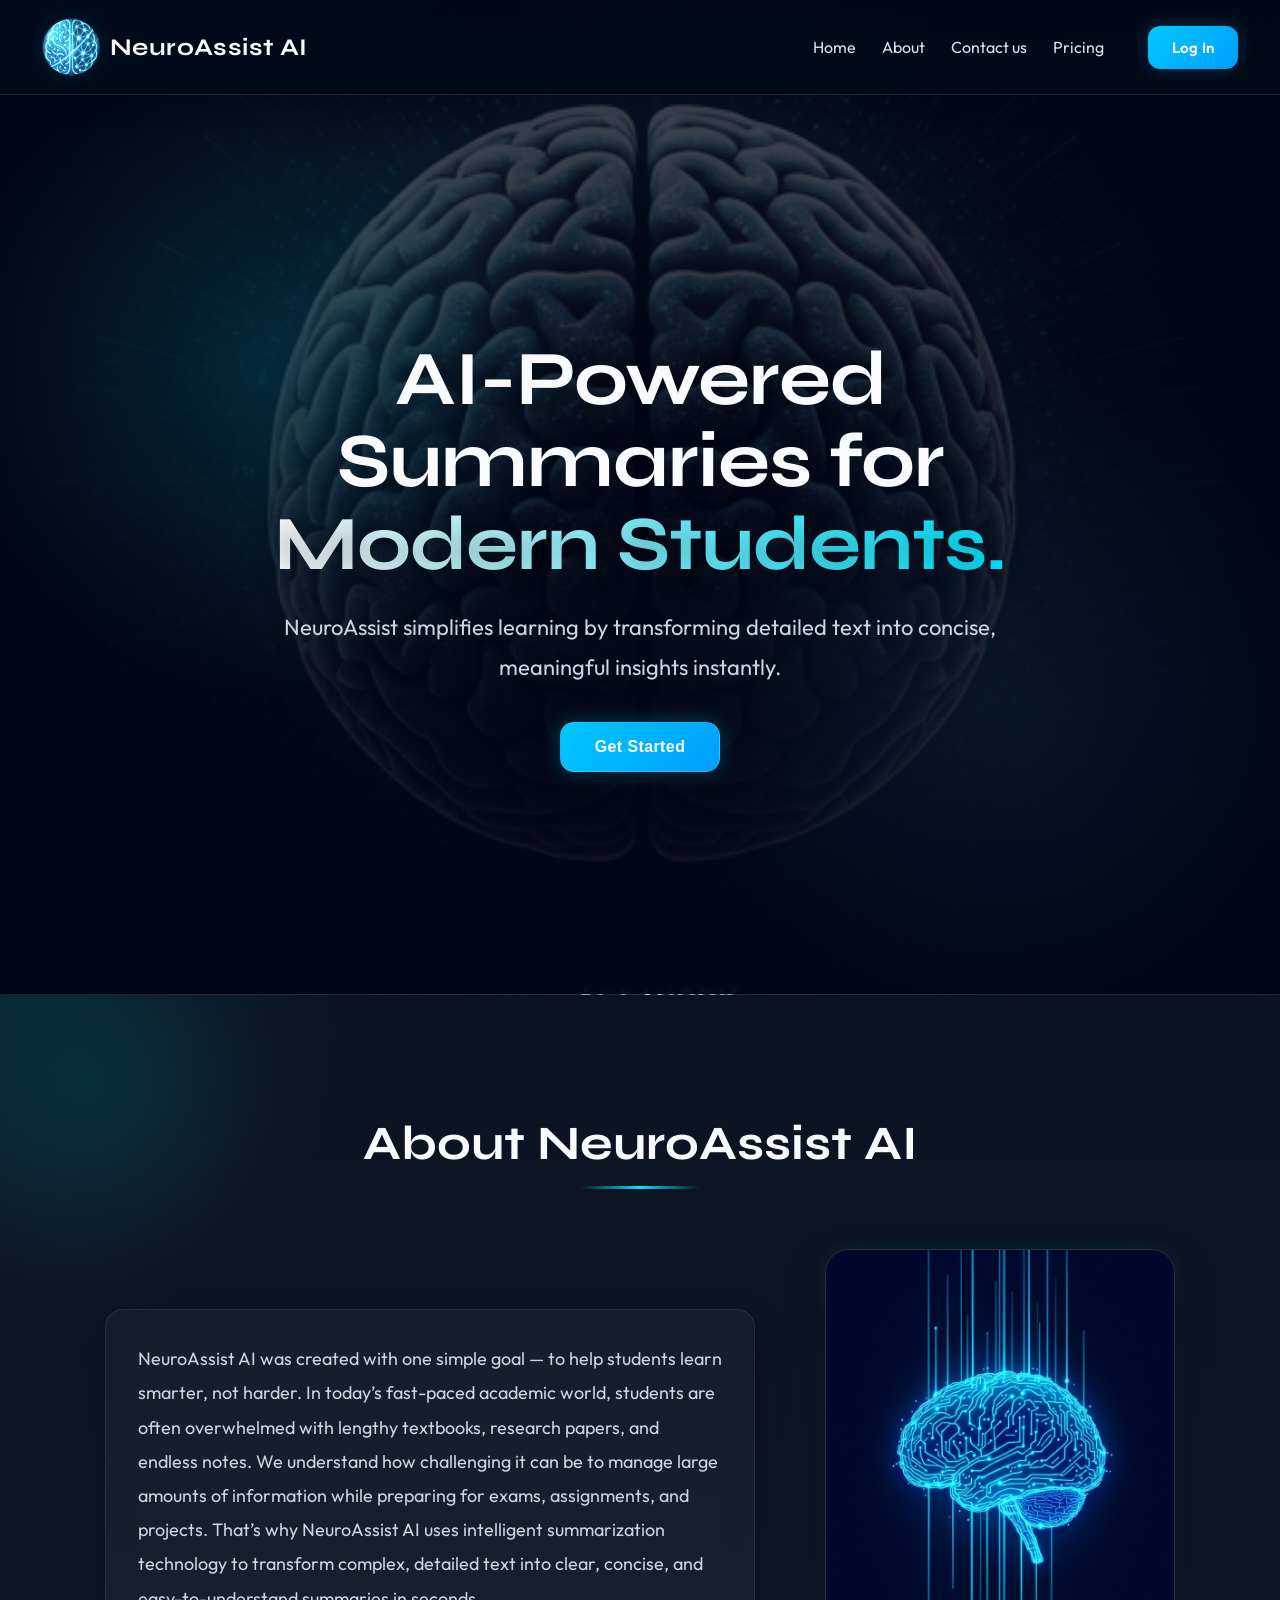
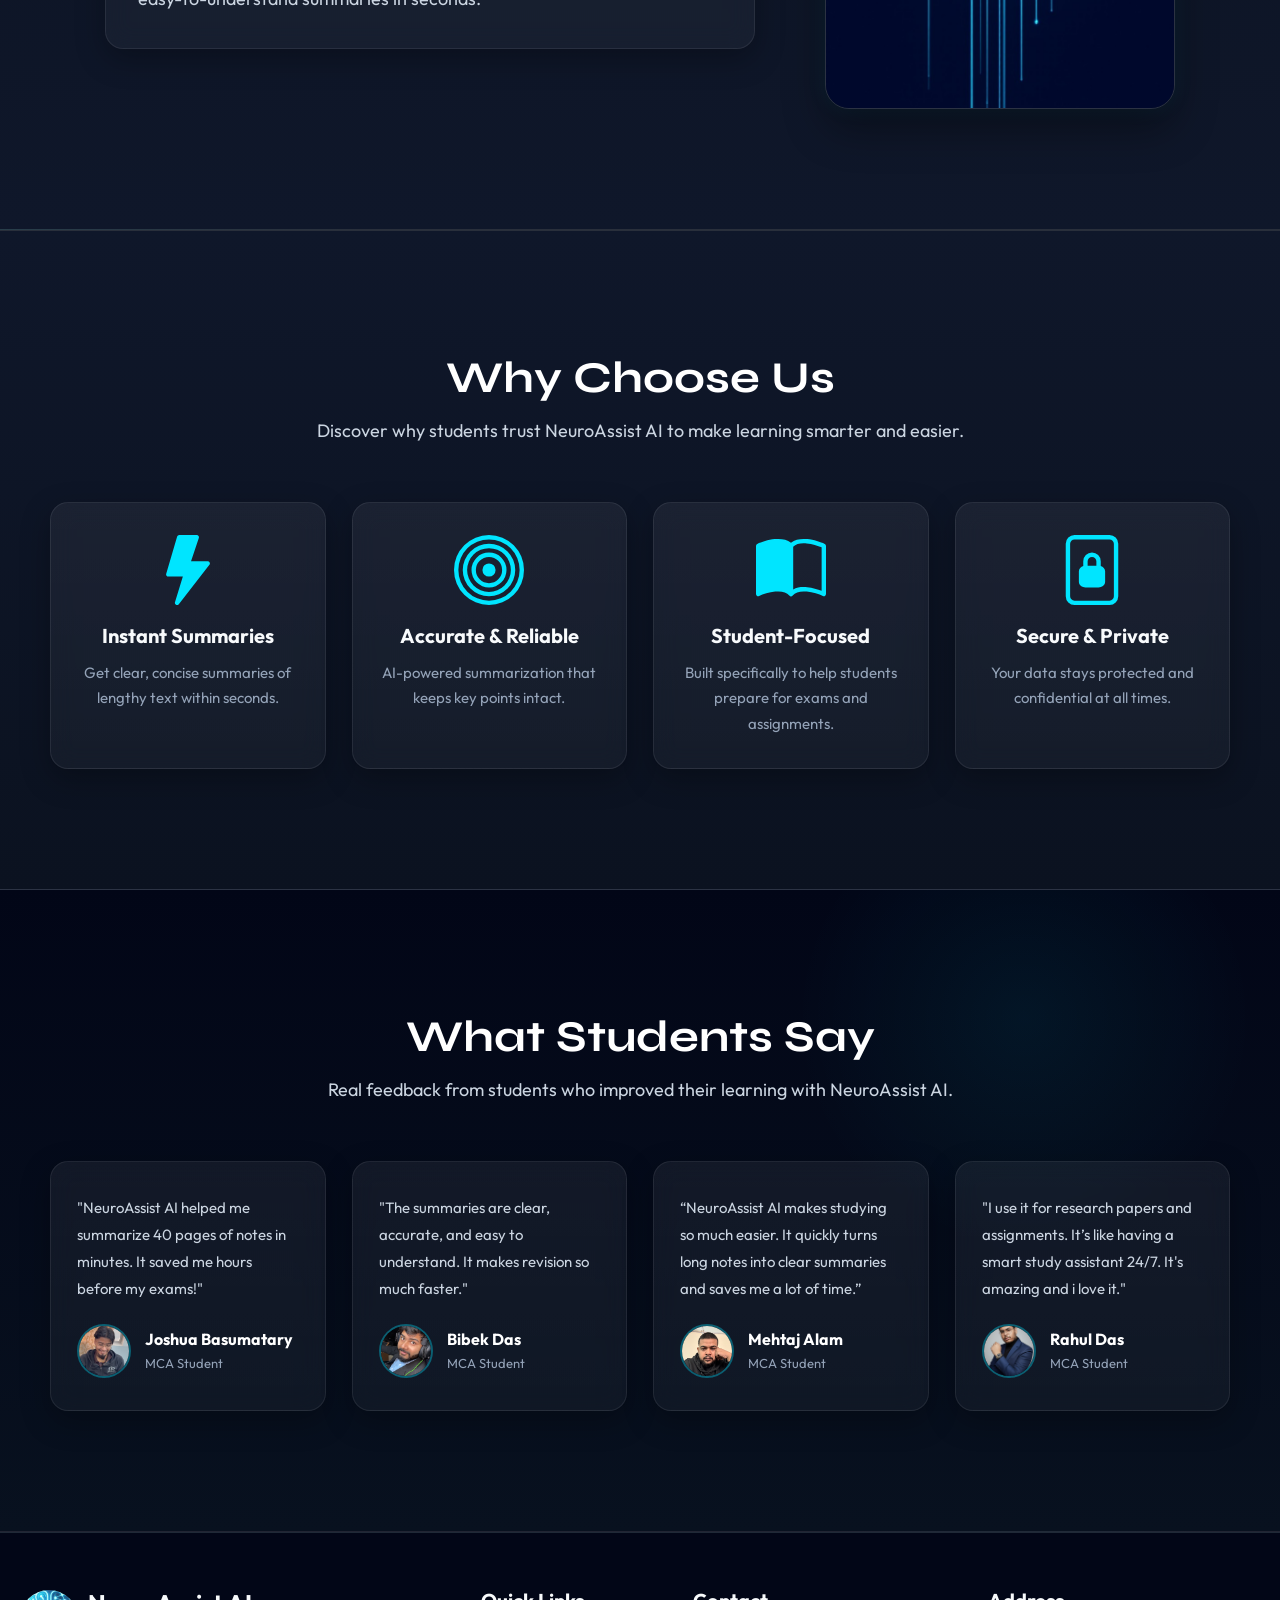
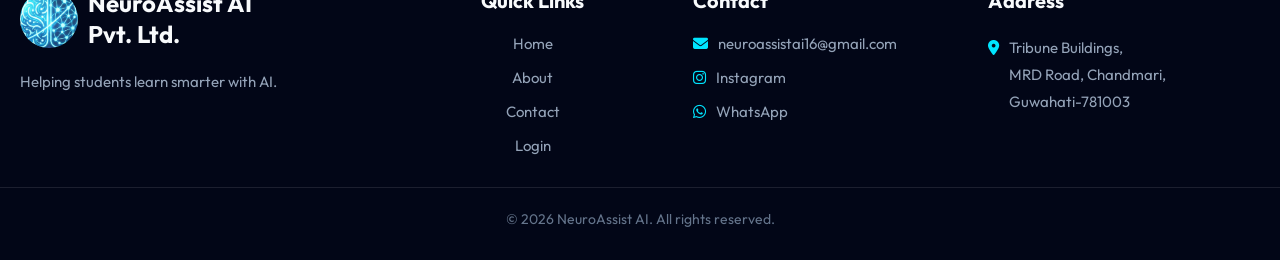
<file: index.html>
<!doctype html>
<html lang="en">

<head>
  <meta charset="UTF-8" />
  <meta name="viewport" content="width=device-width, initial-scale=1.0" />
  <title>NeuroAssist AI</title>
  <link rel="stylesheet" href="./Homepage.css"/>
  <link rel="stylesheet" href="https://cdnjs.cloudflare.com/ajax/libs/font-awesome/6.5.1/css/all.min.css">

</head>

<body>




  <div class="container">
    <div class="logo-section">
      <a href="./index.html" class="anchor">
      <img src="./Images/Homepage/Logo.png" class="logo"/>
      <h2 class="head">NeuroAssist AI</h2>
      </a>
    </div>

    <nav class="nav">
      <a href="./index.html" class="dragon">Home</a>
      <a href="./AboutUs.html" class="dragon">About</a>
      <a href="./ContactUs.html" class="dragon">Contact us</a>
      <a href="./Pricing.html" class="dragon">Pricing</a>
      
      
      <div class="btns">
        
        <a href="./Login.html" class="btn login">Log In</a>
      </div>
    </nav>
  </div>



  <section class="hero">

    <div class="bod">

      <h1 class="headt">AI-Powered Summaries for </br> <span class="high">Modern Students.</span></h1>

      <p class="para">
        NeuroAssist simplifies learning by transforming detailed text into concise,</br> meaningful insights instantly.
      </p>

    </div>
    <div class="button">
      <a href="./Login.html">
        <button class="fbutton">Get Started</button>
      </a>
    </div>
  </section>

  <div class="about">

    <h1 class="stark">About NeuroAssist AI</h1>
    <div class="next">

      <p class="targ">
        NeuroAssist AI was created with one simple goal — to help students learn smarter, not harder. In today’s
        fast-paced academic world, students are often overwhelmed with lengthy textbooks, research papers, and endless
        notes. We understand how challenging it can be to manage large amounts of information while preparing for exams,
        assignments, and projects. That’s why NeuroAssist AI uses intelligent summarization technology to transform
        complex, detailed text into clear, concise, and easy-to-understand summaries in seconds. </p>
      <img src="./Images/Homepage/About_us_img.jpg" class="ice" />
    </div>
  </div>

  <section class="why-choose">
    <div class="why-container">
      <h2 class="section-title">Why Choose Us</h2>
      <p class="section-subtitle">
        Discover why students trust NeuroAssist AI to make learning smarter and easier.
      </p>

      <div class="features">

        <div class="feature-box">
          <div class="icon"><svg xmlns="http://www.w3.org/2000/svg" width="70" height="70" fill="currentColor"
              class="bi bi-lightning-fill" viewBox="0 0 16 16">
              <path
                d="M5.52.359A.5.5 0 0 1 6 0h4a.5.5 0 0 1 .474.658L8.694 6H12.5a.5.5 0 0 1 .395.807l-7 9a.5.5 0 0 1-.873-.454L6.823 9.5H3.5a.5.5 0 0 1-.48-.641z" />
            </svg></div>
          <h3>Instant Summaries</h3>
          <p>Get clear, concise summaries of lengthy text within seconds.</p>
        </div>

        <div class="feature-box">
          <div class="icon"><svg xmlns="http://www.w3.org/2000/svg" width="70" height="70" fill="currentColor"
              class="bi bi-bullseye" viewBox="0 0 16 16">
              <path d="M8 15A7 7 0 1 1 8 1a7 7 0 0 1 0 14m0 1A8 8 0 1 0 8 0a8 8 0 0 0 0 16" />
              <path d="M8 13A5 5 0 1 1 8 3a5 5 0 0 1 0 10m0 1A6 6 0 1 0 8 2a6 6 0 0 0 0 12" />
              <path d="M8 11a3 3 0 1 1 0-6 3 3 0 0 1 0 6m0 1a4 4 0 1 0 0-8 4 4 0 0 0 0 8" />
              <path d="M9.5 8a1.5 1.5 0 1 1-3 0 1.5 1.5 0 0 1 3 0" />
            </svg></div>
          <h3>Accurate & Reliable</h3>
          <p>AI-powered summarization that keeps key points intact.</p>
        </div>

        <div class="feature-box">
          <div class="icon"><svg xmlns="http://www.w3.org/2000/svg" width="70" height="70" fill="currentColor"
              class="bi bi-book-half" viewBox="0 0 16 16">
              <path
                d="M8.5 2.687c.654-.689 1.782-.886 3.112-.752 1.234.124 2.503.523 3.388.893v9.923c-.918-.35-2.107-.692-3.287-.81-1.094-.111-2.278-.039-3.213.492zM8 1.783C7.015.936 5.587.81 4.287.94c-1.514.153-3.042.672-3.994 1.105A.5.5 0 0 0 0 2.5v11a.5.5 0 0 0 .707.455c.882-.4 2.303-.881 3.68-1.02 1.409-.142 2.59.087 3.223.877a.5.5 0 0 0 .78 0c.633-.79 1.814-1.019 3.222-.877 1.378.139 2.8.62 3.681 1.02A.5.5 0 0 0 16 13.5v-11a.5.5 0 0 0-.293-.455c-.952-.433-2.48-.952-3.994-1.105C10.413.809 8.985.936 8 1.783" />
            </svg></div>
          <h3>Student-Focused</h3>
          <p>Built specifically to help students prepare for exams and assignments.</p>
        </div>

        <div class="feature-box">
          <div class="icon"><svg xmlns="http://www.w3.org/2000/svg" width="70" height="70" fill="currentColor"
              class="bi bi-file-lock2" viewBox="0 0 16 16">
              <path
                d="M8 5a1 1 0 0 1 1 1v1H7V6a1 1 0 0 1 1-1m2 2.076V6a2 2 0 1 0-4 0v1.076c-.54.166-1 .597-1 1.224v2.4c0 .816.781 1.3 1.5 1.3h3c.719 0 1.5-.484 1.5-1.3V8.3c0-.627-.46-1.058-1-1.224" />
              <path
                d="M4 0a2 2 0 0 0-2 2v12a2 2 0 0 0 2 2h8a2 2 0 0 0 2-2V2a2 2 0 0 0-2-2zm0 1h8a1 1 0 0 1 1 1v12a1 1 0 0 1-1 1H4a1 1 0 0 1-1-1V2a1 1 0 0 1 1-1" />
            </svg></div>
          <h3>Secure & Private</h3>
          <p>Your data stays protected and confidential at all times.</p>
        </div>

      </div>
    </div>
  </section>


  <section class="testimonials">
    <div class="testimonial-container">
      <h2 class="section-title">What Students Say</h2>
      <p class="section-subtitle">
        Real feedback from students who improved their learning with NeuroAssist AI.
      </p>

      <div class="testimonial-grid">

        <div class="testimonial-card">
          <p class="review">
            "NeuroAssist AI helped me summarize 40 pages of notes in minutes.
            It saved me hours before my exams!"
          </p>
          <div class="student">
            <img src="./Images/Homepage/Josh.jpg" alt="student">
            <div>
              <h4>Joshua Basumatary</h4>
              <span>MCA Student</span>
            </div>
          </div>
        </div>

        <div class="testimonial-card">
          <p class="review">
            "The summaries are clear, accurate, and easy to understand.
            It makes revision so much faster."
          </p>
          <div class="student">
            <img src="./Images/Homepage/Bibek.PNG" alt="student">
            <div>
              <h4>Bibek Das</h4>
              <span>MCA Student</span>
            </div>
          </div>
        </div>

        <div class="testimonial-card">
          <p class="review">
            “NeuroAssist AI makes studying so much easier.
            It quickly turns long notes into clear summaries and saves me a lot of time.”
          </p>
          <div class="student">
            <img src="./Images/Homepage/Mehtaj.jpeg" alt="student">
            <div>
              <h4>Mehtaj Alam</h4>
              <span>MCA Student</span>
            </div>
          </div>
        </div>

        <div class="testimonial-card">
          <p class="review">
            "I use it for research papers and assignments.
            It’s like having a smart study assistant 24/7.
            It's amazing and i love it."
          </p>
          <div class="student">
            <img src="./Images/Homepage/Rahul.jpg" alt="student">
            <div>
              <h4>Rahul Das</h4>
              <span>MCA Student</span>
            </div>
          </div>
        </div>

      </div>
    </div>
  </section>








  <footer class="footer">
  <div class="footer-container">

    <div class="footer-col">
      <div class="footer-brand">
        <div class="footer-brand-top">
          <a href="./index.html" class="anchor">
          <img src="./Images/Homepage/Logo.png" class="neuro" alt="NeuroAssist AI Logo">
          <h2 class="footer-logo">NeuroAssist AI <br> Pvt. Ltd.</h2>
          </a>
        </div>
        <p class="footer-text">Helping students learn smarter with AI.</p>
      </div>
    </div>

    <div class="footer-col">
      <div class="footer-group">
        <h2>Quick Links</h2>
        <a class="link" href="./index.html">Home</a>
        <a class="link" href="./AboutUs.html">About</a>
        <a class="link" href="./ContactUs.html">Contact</a>
        <a class="link" href="./Login.html">Login</a>
      </div>
    </div>

    <div class="footer-col">
      <div class="footer-group">
        <h2>Contact</h2>

        <a class="connect" href="mailto:neuroassistai16@gmail.com">
          <i class="fa-solid fa-envelope"></i>
          neuroassistai16@gmail.com
        </a>

        <a class="connect" href="https://www.instagram.com/" target="_blank">
          <i class="fa-brands fa-instagram"></i>
          Instagram
        </a>

        <a class="connect" href="https://wa.me/91XXXXXXXXXX" target="_blank">
          <i class="fa-brands fa-whatsapp"></i>
          WhatsApp
        </a>
      </div>
    </div>

    <div class="footer-col">
      <div class="footer-group">
        <h2>Address</h2>
        <p class="footer-text address-text">
          <i class="fa-solid fa-location-dot"></i>
          Tribune Buildings,<br>
          MRD Road, Chandmari,<br>
          Guwahati-781003
        </p>
      </div>
    </div>

  </div>

  <div class="line"></div>
  <p class="footer-copy">© 2026 NeuroAssist AI. All rights reserved.</p>
</footer>

  <div id="profileContainer" class="profile-hidden">

  <div class="big">
  

    <div class="profile">
      <img src="./Images/Homepage/Mehtaj.jpeg" class="pro"/>
      <h1 class="name">Mehtaj Alam</h1>
      <p class="username">@mehtajalam5</p>
      <p class="bio">Passionate web developer building something incredible.</p>
    </div>

    <div class="info">
      <p>email:mehtajalam5@gmail.com</p>
      <p>Location: india</p>
    </div>

    <button class="btn">Edit profile</button>

  </div>

</div>

<script>
const btn = document.getElementById("openProfile");
const profile = document.getElementById("profileContainer");

btn.addEventListener("click", () => {
  profile.classList.toggle("profile-show");
  profile.classList.toggle("profile-hidden");
});
</script>

</body>

</html>
</file>
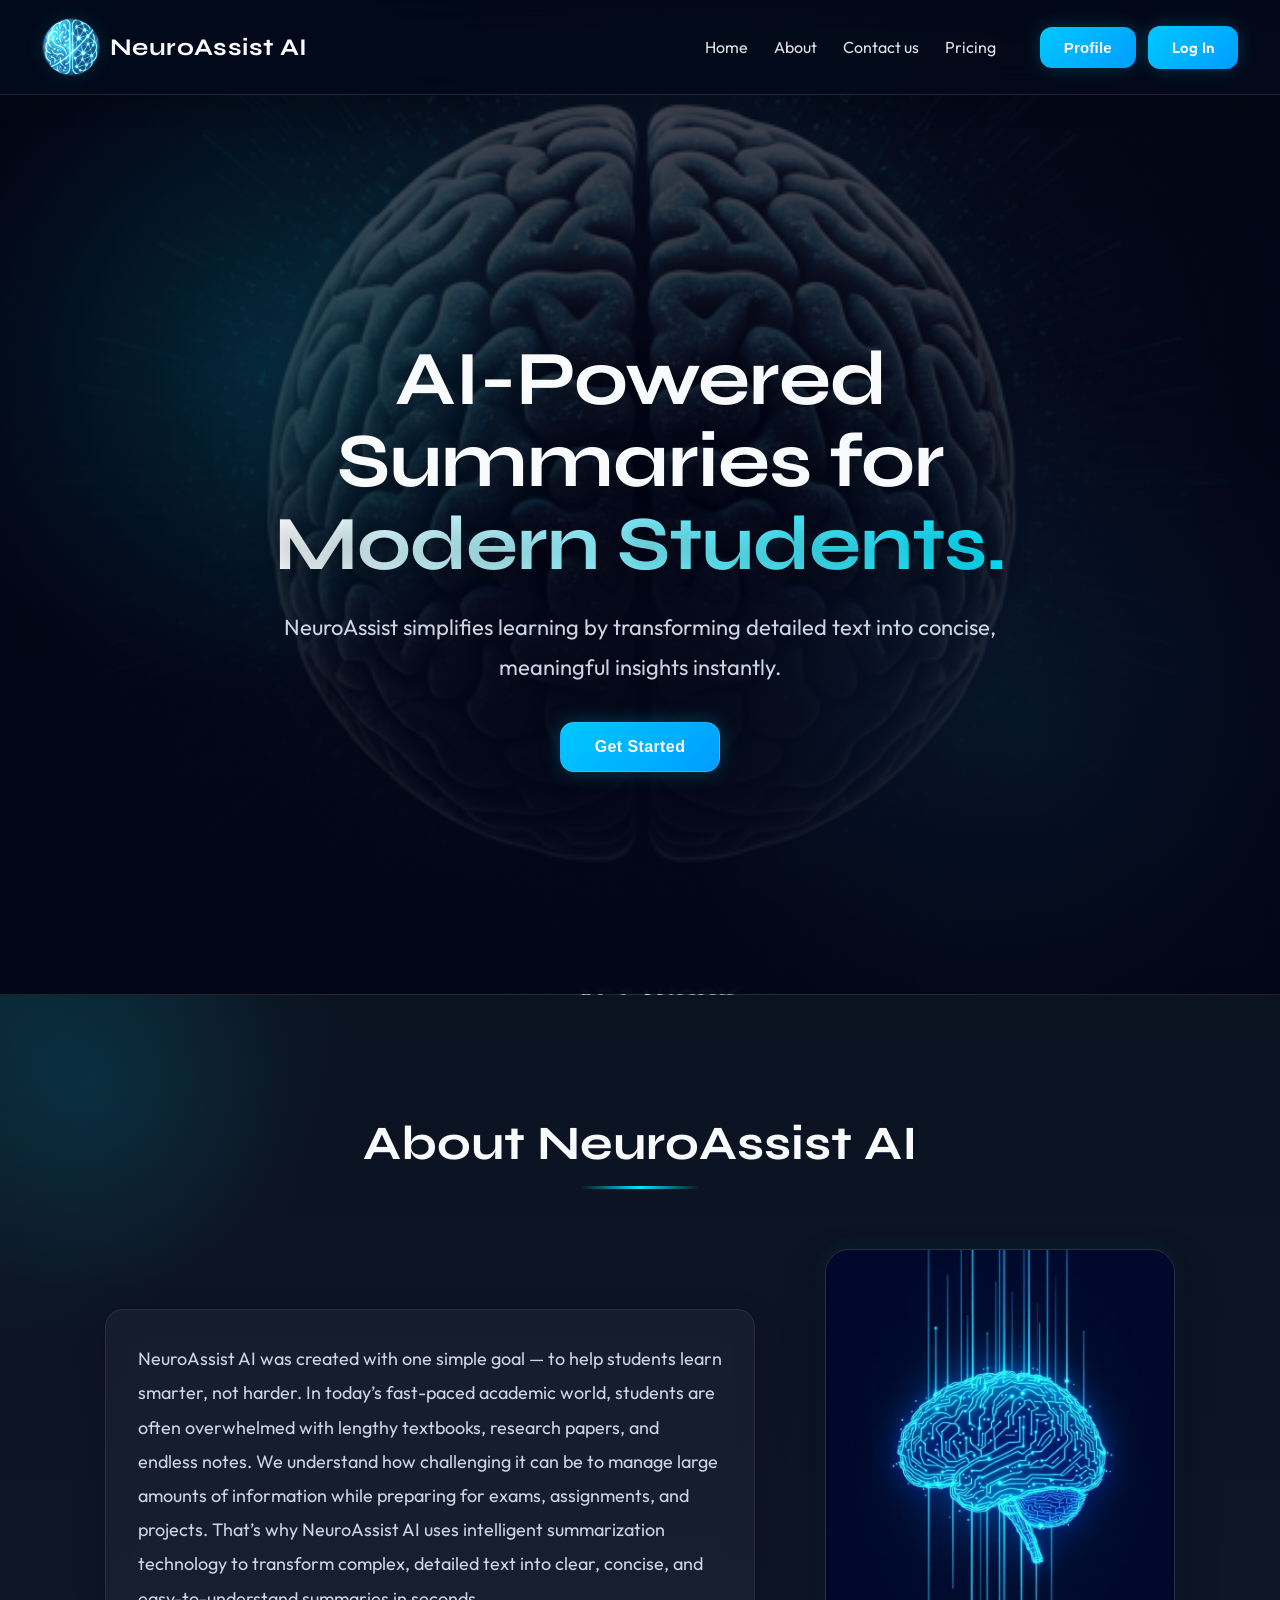
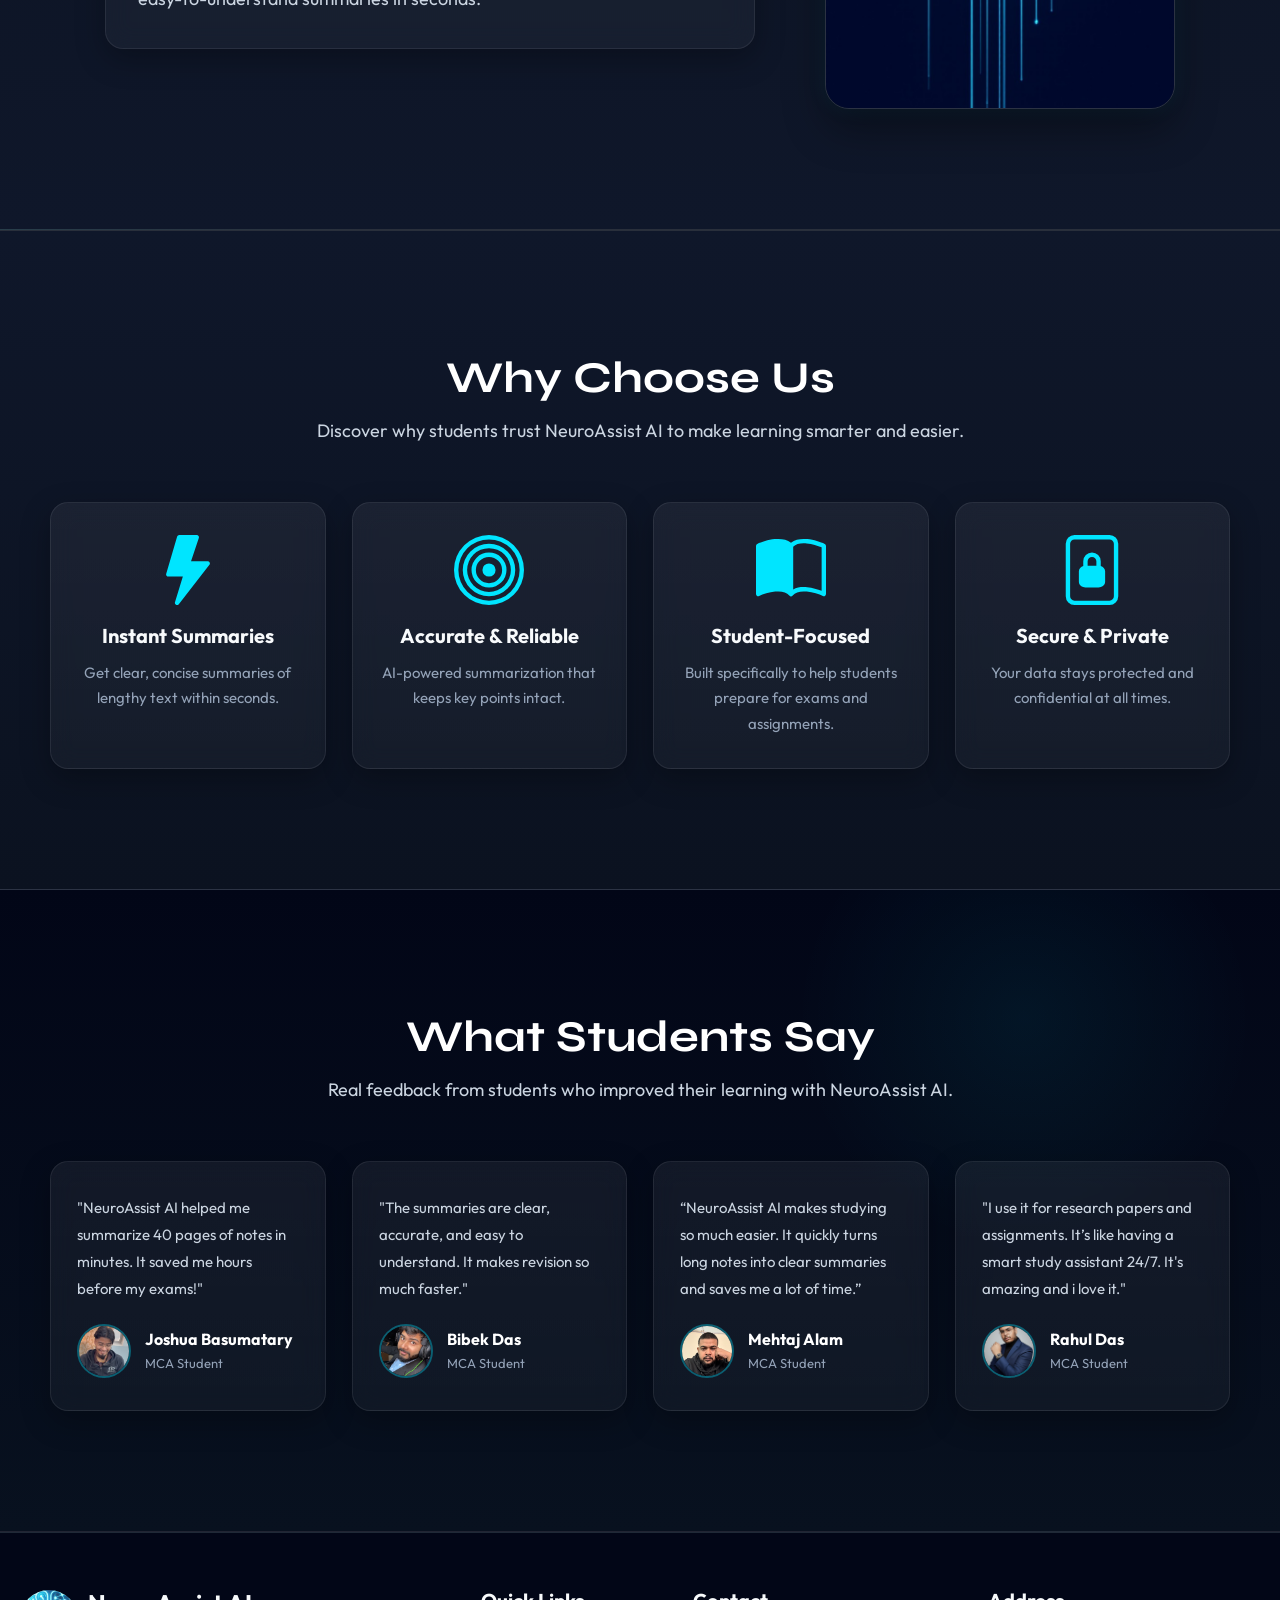
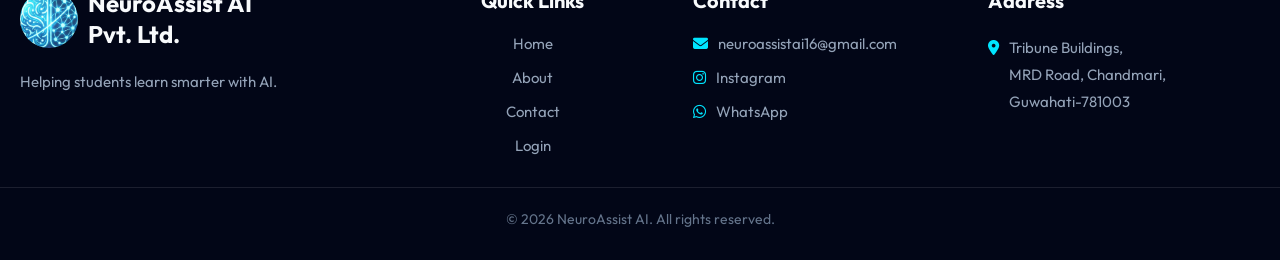
<file: Index.html>
<!doctype html>
<html lang="en">

<head>
  <meta charset="UTF-8" />
  <meta name="viewport" content="width=device-width, initial-scale=1.0" />
  <title>NeuroAssist AI</title>
  <link rel="stylesheet" href="./Homepage.css"/>
  <link rel="stylesheet" href="https://cdnjs.cloudflare.com/ajax/libs/font-awesome/6.5.1/css/all.min.css">

</head>

<body>




  <div class="container">
    <div class="logo-section">
      <a href="./Homepage.html" class="anchor">
      <img src="./Images/Homepage/Logo.png" class="logo"/>
      <h2 class="head">NeuroAssist AI</h2>
      </a>
    </div>

    <nav class="nav">
      <a href="./Homepage.html" class="dragon">Home</a>
      <a href="./AboutUs.html" class="dragon">About</a>
      <a href="./ContactUs.html" class="dragon">Contact us</a>
      <a href="./Pricing.html" class="dragon">Pricing</a>
      
      
      <div class="btns">
        <button id="openProfile" class="btn login">Profile</button>
        <a href="./Login.html" class="btn login">Log In</a>
      </div>
    </nav>
  </div>



  <section class="hero">

    <div class="bod">

      <h1 class="headt">AI-Powered Summaries for </br> <span class="high">Modern Students.</span></h1>

      <p class="para">
        NeuroAssist simplifies learning by transforming detailed text into concise,</br> meaningful insights instantly.
      </p>

    </div>
    <div class="button">
      <a href="./Login.html">
        <button class="fbutton">Get Started</button>
      </a>
    </div>
  </section>

  <div class="about">

    <h1 class="stark">About NeuroAssist AI</h1>
    <div class="next">

      <p class="targ">
        NeuroAssist AI was created with one simple goal — to help students learn smarter, not harder. In today’s
        fast-paced academic world, students are often overwhelmed with lengthy textbooks, research papers, and endless
        notes. We understand how challenging it can be to manage large amounts of information while preparing for exams,
        assignments, and projects. That’s why NeuroAssist AI uses intelligent summarization technology to transform
        complex, detailed text into clear, concise, and easy-to-understand summaries in seconds. </p>
      <img src="./Images/Homepage/About_us_img.jpg" class="ice" />
    </div>
  </div>

  <section class="why-choose">
    <div class="why-container">
      <h2 class="section-title">Why Choose Us</h2>
      <p class="section-subtitle">
        Discover why students trust NeuroAssist AI to make learning smarter and easier.
      </p>

      <div class="features">

        <div class="feature-box">
          <div class="icon"><svg xmlns="http://www.w3.org/2000/svg" width="70" height="70" fill="currentColor"
              class="bi bi-lightning-fill" viewBox="0 0 16 16">
              <path
                d="M5.52.359A.5.5 0 0 1 6 0h4a.5.5 0 0 1 .474.658L8.694 6H12.5a.5.5 0 0 1 .395.807l-7 9a.5.5 0 0 1-.873-.454L6.823 9.5H3.5a.5.5 0 0 1-.48-.641z" />
            </svg></div>
          <h3>Instant Summaries</h3>
          <p>Get clear, concise summaries of lengthy text within seconds.</p>
        </div>

        <div class="feature-box">
          <div class="icon"><svg xmlns="http://www.w3.org/2000/svg" width="70" height="70" fill="currentColor"
              class="bi bi-bullseye" viewBox="0 0 16 16">
              <path d="M8 15A7 7 0 1 1 8 1a7 7 0 0 1 0 14m0 1A8 8 0 1 0 8 0a8 8 0 0 0 0 16" />
              <path d="M8 13A5 5 0 1 1 8 3a5 5 0 0 1 0 10m0 1A6 6 0 1 0 8 2a6 6 0 0 0 0 12" />
              <path d="M8 11a3 3 0 1 1 0-6 3 3 0 0 1 0 6m0 1a4 4 0 1 0 0-8 4 4 0 0 0 0 8" />
              <path d="M9.5 8a1.5 1.5 0 1 1-3 0 1.5 1.5 0 0 1 3 0" />
            </svg></div>
          <h3>Accurate & Reliable</h3>
          <p>AI-powered summarization that keeps key points intact.</p>
        </div>

        <div class="feature-box">
          <div class="icon"><svg xmlns="http://www.w3.org/2000/svg" width="70" height="70" fill="currentColor"
              class="bi bi-book-half" viewBox="0 0 16 16">
              <path
                d="M8.5 2.687c.654-.689 1.782-.886 3.112-.752 1.234.124 2.503.523 3.388.893v9.923c-.918-.35-2.107-.692-3.287-.81-1.094-.111-2.278-.039-3.213.492zM8 1.783C7.015.936 5.587.81 4.287.94c-1.514.153-3.042.672-3.994 1.105A.5.5 0 0 0 0 2.5v11a.5.5 0 0 0 .707.455c.882-.4 2.303-.881 3.68-1.02 1.409-.142 2.59.087 3.223.877a.5.5 0 0 0 .78 0c.633-.79 1.814-1.019 3.222-.877 1.378.139 2.8.62 3.681 1.02A.5.5 0 0 0 16 13.5v-11a.5.5 0 0 0-.293-.455c-.952-.433-2.48-.952-3.994-1.105C10.413.809 8.985.936 8 1.783" />
            </svg></div>
          <h3>Student-Focused</h3>
          <p>Built specifically to help students prepare for exams and assignments.</p>
        </div>

        <div class="feature-box">
          <div class="icon"><svg xmlns="http://www.w3.org/2000/svg" width="70" height="70" fill="currentColor"
              class="bi bi-file-lock2" viewBox="0 0 16 16">
              <path
                d="M8 5a1 1 0 0 1 1 1v1H7V6a1 1 0 0 1 1-1m2 2.076V6a2 2 0 1 0-4 0v1.076c-.54.166-1 .597-1 1.224v2.4c0 .816.781 1.3 1.5 1.3h3c.719 0 1.5-.484 1.5-1.3V8.3c0-.627-.46-1.058-1-1.224" />
              <path
                d="M4 0a2 2 0 0 0-2 2v12a2 2 0 0 0 2 2h8a2 2 0 0 0 2-2V2a2 2 0 0 0-2-2zm0 1h8a1 1 0 0 1 1 1v12a1 1 0 0 1-1 1H4a1 1 0 0 1-1-1V2a1 1 0 0 1 1-1" />
            </svg></div>
          <h3>Secure & Private</h3>
          <p>Your data stays protected and confidential at all times.</p>
        </div>

      </div>
    </div>
  </section>


  <section class="testimonials">
    <div class="testimonial-container">
      <h2 class="section-title">What Students Say</h2>
      <p class="section-subtitle">
        Real feedback from students who improved their learning with NeuroAssist AI.
      </p>

      <div class="testimonial-grid">

        <div class="testimonial-card">
          <p class="review">
            "NeuroAssist AI helped me summarize 40 pages of notes in minutes.
            It saved me hours before my exams!"
          </p>
          <div class="student">
            <img src="./Images/Homepage/Josh.jpg" alt="student">
            <div>
              <h4>Joshua Basumatary</h4>
              <span>MCA Student</span>
            </div>
          </div>
        </div>

        <div class="testimonial-card">
          <p class="review">
            "The summaries are clear, accurate, and easy to understand.
            It makes revision so much faster."
          </p>
          <div class="student">
            <img src="./Images/Homepage/Bibek.PNG" alt="student">
            <div>
              <h4>Bibek Das</h4>
              <span>MCA Student</span>
            </div>
          </div>
        </div>

        <div class="testimonial-card">
          <p class="review">
            “NeuroAssist AI makes studying so much easier.
            It quickly turns long notes into clear summaries and saves me a lot of time.”
          </p>
          <div class="student">
            <img src="./Images/Homepage/Mehtaj.jpeg" alt="student">
            <div>
              <h4>Mehtaj Alam</h4>
              <span>MCA Student</span>
            </div>
          </div>
        </div>

        <div class="testimonial-card">
          <p class="review">
            "I use it for research papers and assignments.
            It’s like having a smart study assistant 24/7.
            It's amazing and i love it."
          </p>
          <div class="student">
            <img src="./Images/Homepage/Rahul.jpg" alt="student">
            <div>
              <h4>Rahul Das</h4>
              <span>MCA Student</span>
            </div>
          </div>
        </div>

      </div>
    </div>
  </section>








  <footer class="footer">
  <div class="footer-container">

    <div class="footer-col">
      <div class="footer-brand">
        <div class="footer-brand-top">
          <a href="./Homepage.html" class="anchor">
          <img src="./Images/Homepage/Logo.png" class="neuro" alt="NeuroAssist AI Logo">
          <h2 class="footer-logo">NeuroAssist AI <br> Pvt. Ltd.</h2>
          </a>
        </div>
        <p class="footer-text">Helping students learn smarter with AI.</p>
      </div>
    </div>

    <div class="footer-col">
      <div class="footer-group">
        <h2>Quick Links</h2>
        <a class="link" href="./Index.html">Home</a>
        <a class="link" href="./AboutUs.html">About</a>
        <a class="link" href="./ContactUs.html">Contact</a>
        <a class="link" href="./Login.html">Login</a>
      </div>
    </div>

    <div class="footer-col">
      <div class="footer-group">
        <h2>Contact</h2>

        <a class="connect" href="mailto:neuroassistai16@gmail.com">
          <i class="fa-solid fa-envelope"></i>
          neuroassistai16@gmail.com
        </a>

        <a class="connect" href="https://www.instagram.com/" target="_blank">
          <i class="fa-brands fa-instagram"></i>
          Instagram
        </a>

        <a class="connect" href="https://wa.me/91XXXXXXXXXX" target="_blank">
          <i class="fa-brands fa-whatsapp"></i>
          WhatsApp
        </a>
      </div>
    </div>

    <div class="footer-col">
      <div class="footer-group">
        <h2>Address</h2>
        <p class="footer-text address-text">
          <i class="fa-solid fa-location-dot"></i>
          Tribune Buildings,<br>
          MRD Road, Chandmari,<br>
          Guwahati-781003
        </p>
      </div>
    </div>

  </div>

  <div class="line"></div>
  <p class="footer-copy">© 2026 NeuroAssist AI. All rights reserved.</p>
</footer>

  <div id="profileContainer" class="profile-hidden">

  <div class="big">
  

    <div class="profile">
      <img src="./Images/Homepage/Mehtaj.jpeg" class="pro"/>
      <h1 class="name">Mehtaj Alam</h1>
      <p class="username">@mehtajalam5</p>
      <p class="bio">Passionate web developer building something incredible.</p>
    </div>

    <div class="info">
      <p>email:mehtajalam5@gmail.com</p>
      <p>Location: india</p>
    </div>

    <button class="btn">Edit profile</button>

  </div>

</div>

<script>
const btn = document.getElementById("openProfile");
const profile = document.getElementById("profileContainer");

btn.addEventListener("click", () => {
  profile.classList.toggle("profile-show");
  profile.classList.toggle("profile-hidden");
});
</script>

</body>

</html>
</file>
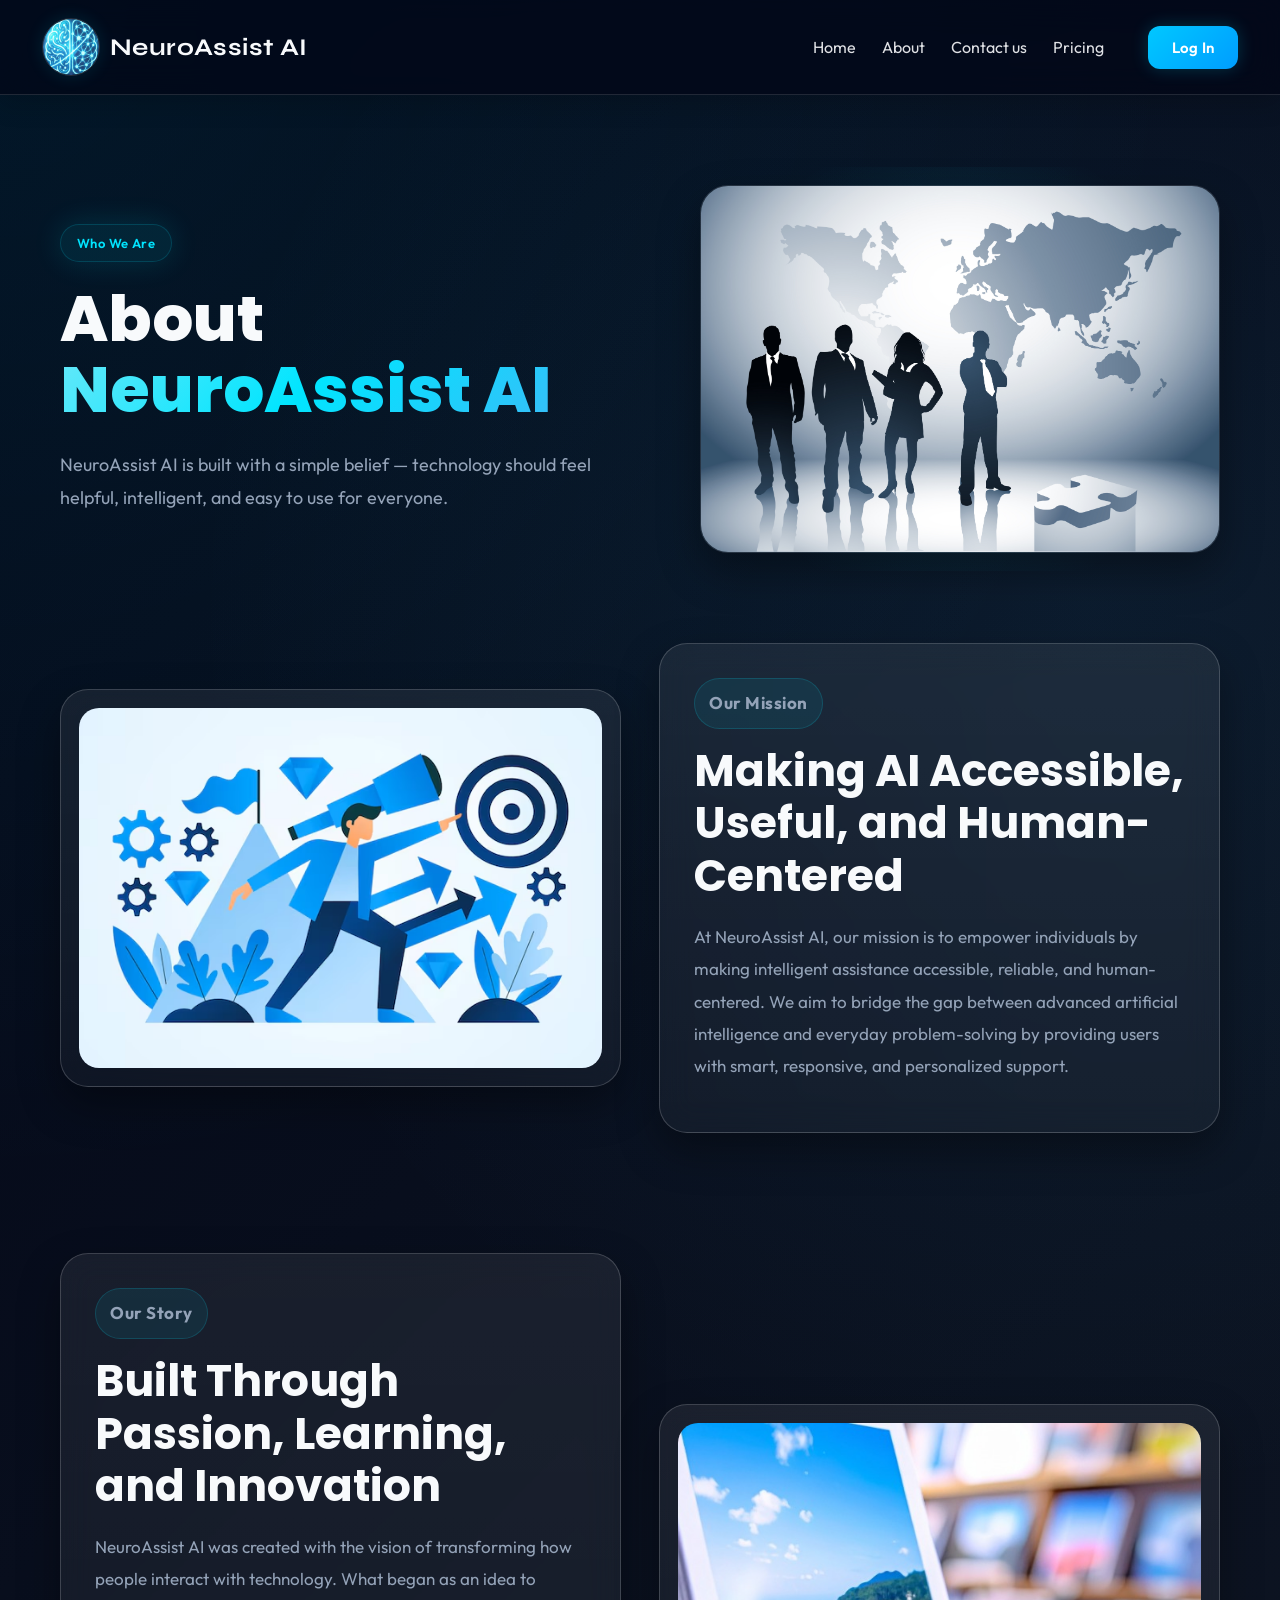
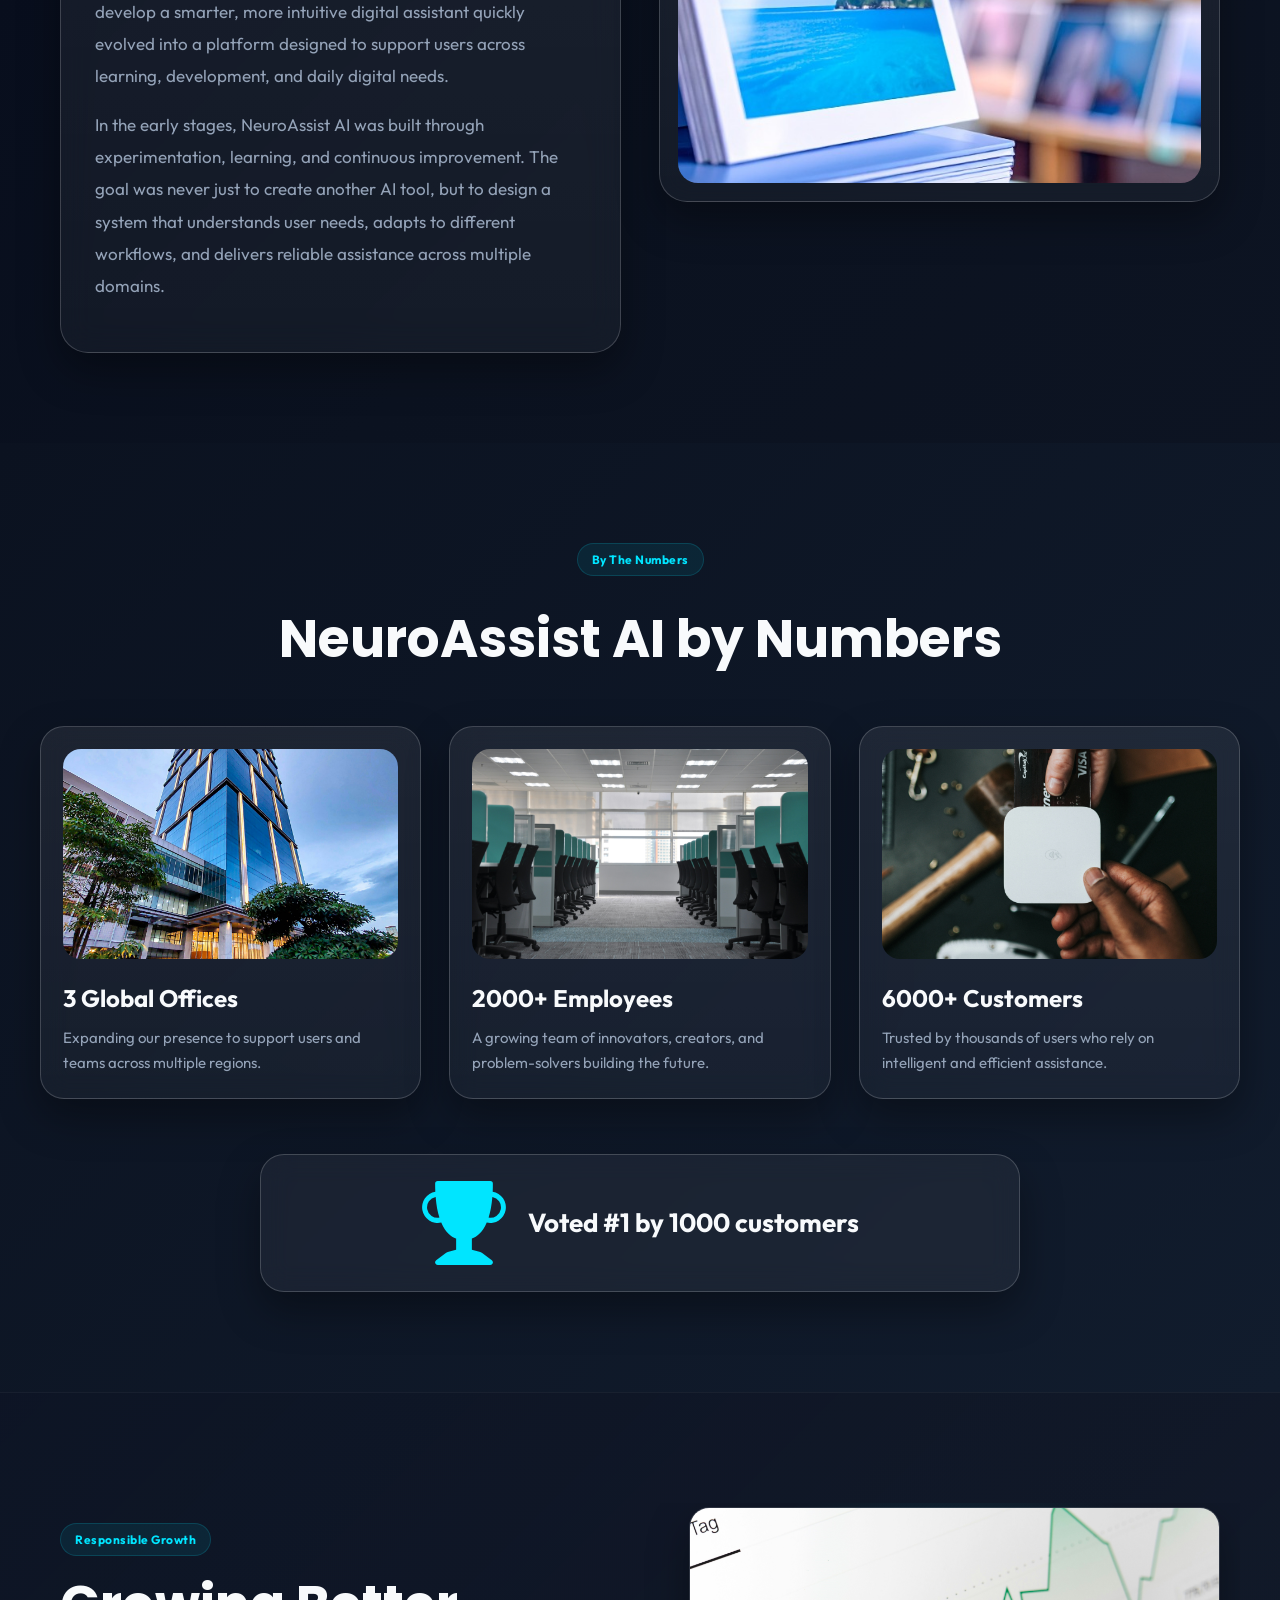
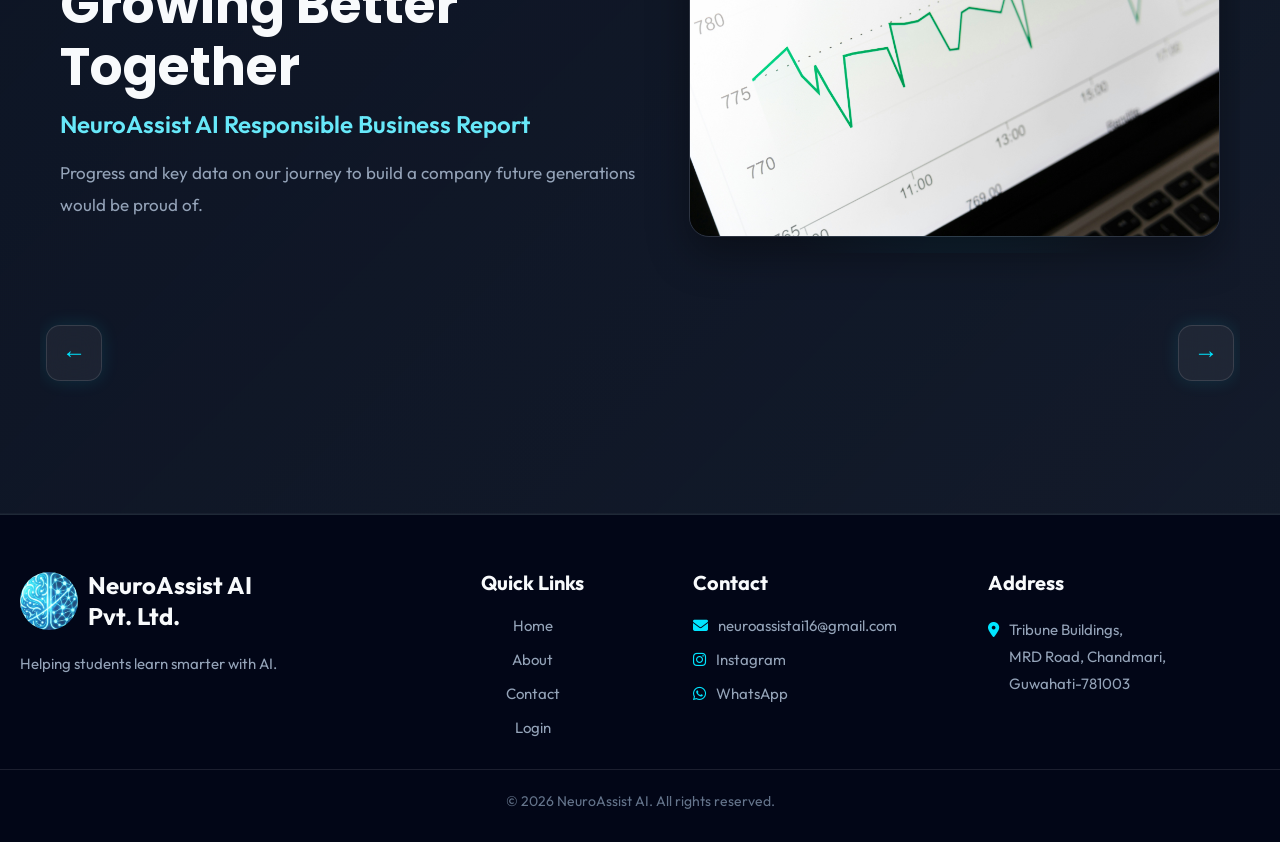
<file: AboutUs.html>
<!DOCTYPE html>
<html lang="en">
<head>
  <meta charset="UTF-8" />
  <meta name="viewport" content="width=device-width, initial-scale=1.0" />
  <title>About Us - NeuroAssist AI</title>

  <link rel="preconnect" href="https://fonts.googleapis.com">
  <link rel="preconnect" href="https://fonts.gstatic.com" crossorigin>
  <link href="https://fonts.googleapis.com/css2?family=Inter:wght@400;500;600;700;800&family=Poppins:wght@500;600;700;800&display=swap" rel="stylesheet">

  <link rel="stylesheet" href="https://cdnjs.cloudflare.com/ajax/libs/font-awesome/6.5.1/css/all.min.css">
  <link rel="stylesheet" href="AboutUs.css" />
</head>
<body>

  <div class="container">
    <div class="logo-section">
      <a href="./index.html" class="anchor">
      <img src="./Images/Homepage/Logo.png" class="logo" />
      <h2 class="head">NeuroAssist AI</h2>
      </a>
    </div>

    <nav class="nav">
      <a href="./index.html" class="dragon">Home</a>
      <a href="./AboutUs.html" class="dragon">About</a>
      <a href="./ContactUs.html" class="dragon">Contact us</a>
      <a href="./Pricing.html" class="dragon">Pricing</a>

      <div class="btns">
        
        <a href="./Login.html" class="btn login">Log In</a>
      </div>
    </nav>
  </div>

  <section class="about-hero">
    <div class="hero-content">
      <p class="hero-badge">Who We Are</p>
      <h1 class="hero-title">About <span>NeuroAssist AI</span></h1>
      <p class="hero-text">
        NeuroAssist AI is built with a simple belief — technology should feel helpful,
        intelligent, and easy to use for everyone.
      </p>
    </div>

    <div class="hero-image-wrap">
      <img src="./Images/About_us/About_us_main.png" class="hero-image" alt="About NeuroAssist AI">
    </div>
  </section>

  <section class="split-section mission-section">
    <div class="split-image-card">
      <img src="./Images/About_us/Our_mission.avif" class="split-image" alt="Our Mission">
    </div>

    <div class="split-text-card">
      <p class="section-tag">Our Mission</p>
      <h2>Making AI Accessible, Useful, and Human-Centered</h2>
      <p>
        At NeuroAssist AI, our mission is to empower individuals by making intelligent
        assistance accessible, reliable, and human-centered. We aim to bridge the gap
        between advanced artificial intelligence and everyday problem-solving by providing
        users with smart, responsive, and personalized support.
      </p>
    </div>
  </section>

  <section class="split-section story-section reverse">
    <div class="split-text-card">
      <p class="section-tag">Our Story</p>
      <h2>Built Through Passion, Learning, and Innovation</h2>
      <p>
        NeuroAssist AI was created with the vision of transforming how people interact
        with technology. What began as an idea to develop a smarter, more intuitive
        digital assistant quickly evolved into a platform designed to support users
        across learning, development, and daily digital needs.
      </p>
      <p>
        In the early stages, NeuroAssist AI was built through experimentation, learning,
        and continuous improvement. The goal was never just to create another AI tool,
        but to design a system that understands user needs, adapts to different
        workflows, and delivers reliable assistance across multiple domains.
      </p>
    </div>

    <div class="split-image-card">
      <img src="./Images/About_us/Our_story.jpg" class="split-image" alt="Our Story">
    </div>
  </section>

  <section class="numbers-section">
    <div class="section-heading">
      <p class="section-tag">By The Numbers</p>
      <h2>NeuroAssist AI by Numbers</h2>
    </div>

    <div class="numbers-grid">
      <div class="stat-card">
        <img src="./Images/About_us/Global_office.jpg" class="stat-image" alt="Global Offices">
        <h3>3 Global Offices</h3>
        <p>Expanding our presence to support users and teams across multiple regions.</p>
      </div>

      <div class="stat-card">
        <img src="./Images/About_us/employees.jpg" class="stat-image" alt="Employees">
        <h3>2000+ Employees</h3>
        <p>A growing team of innovators, creators, and problem-solvers building the future.</p>
      </div>

      <div class="stat-card">
        <img src="./Images/About_us/Customers.jpg" class="stat-image" alt="Customers">
        <h3>6000+ Customers</h3>
        <p>Trusted by thousands of users who rely on intelligent and efficient assistance.</p>
      </div>
    </div>

    <div class="award-card">
      <div class="award-icon">
        <svg xmlns="http://www.w3.org/2000/svg" width="84" height="84" fill="currentColor" viewBox="0 0 16 16">
          <path d="M2.5.5A.5.5 0 0 1 3 0h10a.5.5 0 0 1 .5.5q0 .807-.034 1.536a3 3 0 1 1-1.133 5.89c-.79 1.865-1.878 2.777-2.833 3.011v2.173l1.425.356c.194.048.377.135.537.255L13.3 15.1a.5.5 0 0 1-.3.9H3a.5.5 0 0 1-.3-.9l1.838-1.379c.16-.12.343-.207.537-.255L6.5 13.11v-2.173c-.955-.234-2.043-1.146-2.833-3.012a3 3 0 1 1-1.132-5.89A33 33 0 0 1 2.5.5m.099 2.54a2 2 0 0 0 .72 3.935c-.333-1.05-.588-2.346-.72-3.935m10.083 3.935a2 2 0 0 0 .72-3.935c-.133 1.59-.388 2.885-.72 3.935"/>
        </svg>
      </div>
      <h3>Voted #1 by 1000 customers</h3>
    </div>
  </section>

  <!-- FEATURE SLIDER SECTION -->
  <section class="feature-slider-section alt-bg">
    <div class="slider-wrapper">

      <div class="feature-slide panel-show" id="growth">
        <div class="feature-content">
          <p class="section-tag">Responsible Growth</p>
          <h2>Growing Better Together</h2>
          <h3>NeuroAssist AI Responsible Business Report</h3>
          <p>
            Progress and key data on our journey to build a company future generations
            would be proud of.
          </p>
        </div>

        <div class="feature-image-wrap">
          <img src="./Images/About_us/Responsible_growth.jpg" class="feature-image" alt="Responsible Growth">
        </div>
      </div>

      <div class="feature-slide panel-hidden" id="careers">
        <div class="feature-content">
          <p class="section-tag">Careers</p>
          <h2>Grow Better With Us</h2>
          <h3>Careers at NeuroAssist AI</h3>
          <p>
            If you’re looking to advance your career while making a real impact by helping
            organizations worldwide succeed, this is the perfect place for you. Team members
            have the flexibility to work from global office locations, operate fully remotely,
            or combine both options in a hybrid setup.
          </p>
        </div>

        <div class="feature-image-wrap">
          <img src="./Images/About_us/Careers.jpg" class="feature-image" alt="Careers">
        </div>
      </div>

      <div class="lux">
        <div class="luci">
          <button class="amen" onclick="showLeft()">←</button>
        </div>

        <div class="luci">
          <button class="amen" onclick="showRight()">→</button>
        </div>
      </div>

    </div>
  </section>

  <footer class="footer">
    <div class="footer-container">

      <div class="footer-col">
        <div class="footer-brand">
          <div class="footer-brand-top">
            <a href="./index.html" class="anchor">
            <img src="./Images/Homepage/Logo.png" class="neuro" alt="NeuroAssist AI Logo">
            <h2 class="footer-logo">NeuroAssist AI <br> Pvt. Ltd.</h2>
            </a>
          </div>
          <p class="footer-text">Helping students learn smarter with AI.</p>
        </div>
      </div>

      <div class="footer-col">
        <div class="footer-group">
          <h2>Quick Links</h2>
          <a class="link" href="./index.html">Home</a>
          <a class="link" href="./AboutUs.html">About</a>
          <a class="link" href="./ContactUs.html">Contact</a>
          <a class="link" href="./Login.html">Login</a>
        </div>
      </div>

      <div class="footer-col">
        <div class="footer-group">
          <h2>Contact</h2>

          <a class="connect" href="mailto:neuroassistai16@gmail.com">
            <i class="fa-solid fa-envelope"></i>
            neuroassistai16@gmail.com
          </a>

          <a class="connect" href="https://www.instagram.com/" target="_blank">
            <i class="fa-brands fa-instagram"></i>
            Instagram
          </a>

          <a class="connect" href="https://wa.me/91XXXXXXXXXX" target="_blank">
            <i class="fa-brands fa-whatsapp"></i>
            WhatsApp
          </a>
        </div>
      </div>

      <div class="footer-col">
        <div class="footer-group">
          <h2>Address</h2>
          <p class="footer-text address-text">
            <i class="fa-solid fa-location-dot"></i>
            Tribune Buildings,<br>
            MRD Road, Chandmari,<br>
            Guwahati-781003
          </p>
        </div>
      </div>

    </div>

    <div class="line"></div>
    <p class="footer-copy">© 2026 NeuroAssist AI. All rights reserved.</p>
  </footer>

    <div id="profileContainer" class="profile-hidden">

  <div class="big">
  

    <div class="profile">
      <img src="./Images/Homepage/Mehtaj.jpeg" class="pro"/>
      <h1 class="name">Mehtaj Alam</h1>
      <p class="username">@mehtajalam5</p>
      <p class="bio">Passionate web developer building something incredible.</p>
    </div>

    <div class="info">
      <p>email:mehtajalam5@gmail.com</p>
      <p>Location: india</p>
    </div>

    <button class="btn">Edit profile</button>

  </div>

</div>

<script>
const btn = document.getElementById("openProfile");
const profile = document.getElementById("profileContainer");

btn.addEventListener("click", () => {
  profile.classList.toggle("profile-show");
  profile.classList.toggle("profile-hidden");
});
</script>

  <script>
    const growth = document.getElementById("growth");
    const careers = document.getElementById("careers");

    function showLeft() {
      growth.classList.add("panel-show");
      growth.classList.remove("panel-hidden");

      careers.classList.add("panel-hidden");
      careers.classList.remove("panel-show");
    }

    function showRight() {
      careers.classList.add("panel-show");
      careers.classList.remove("panel-hidden");

      growth.classList.add("panel-hidden");
      growth.classList.remove("panel-show");
    }
  </script>

</body>
</html>
</file>
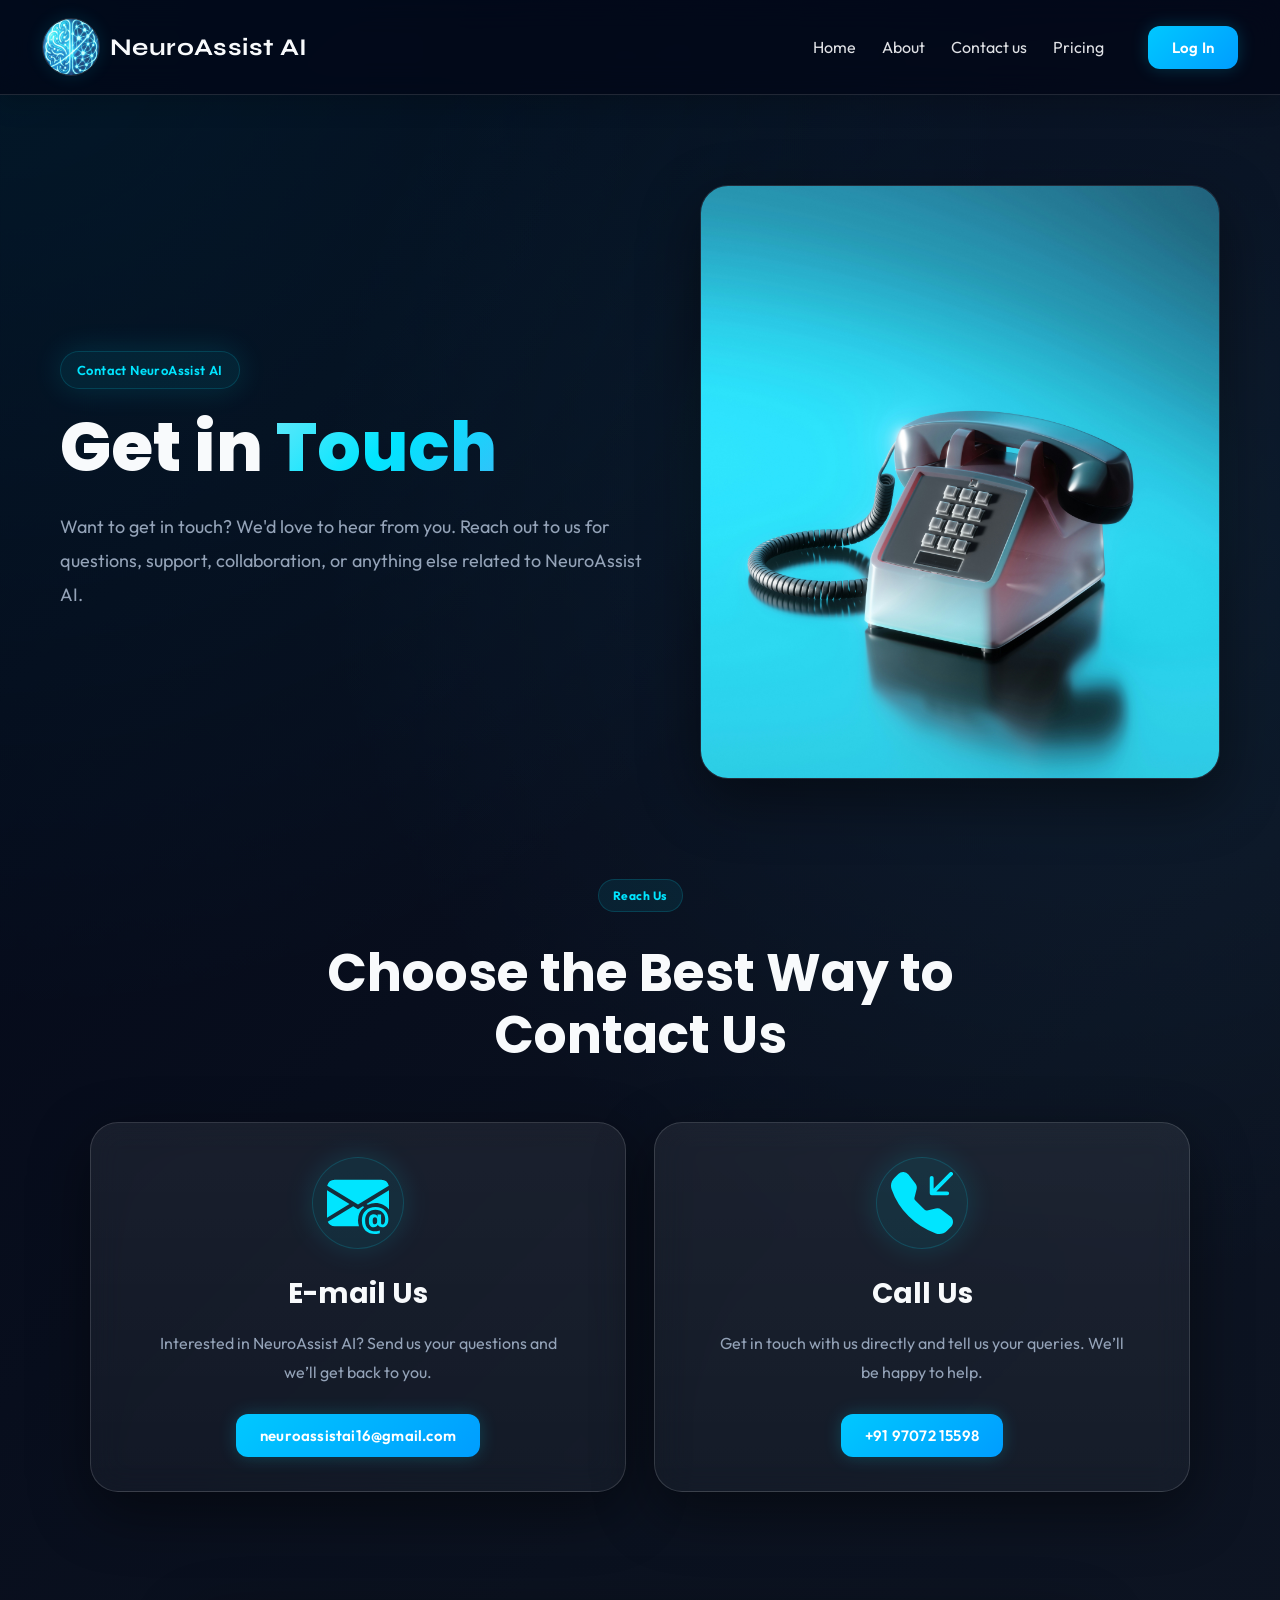
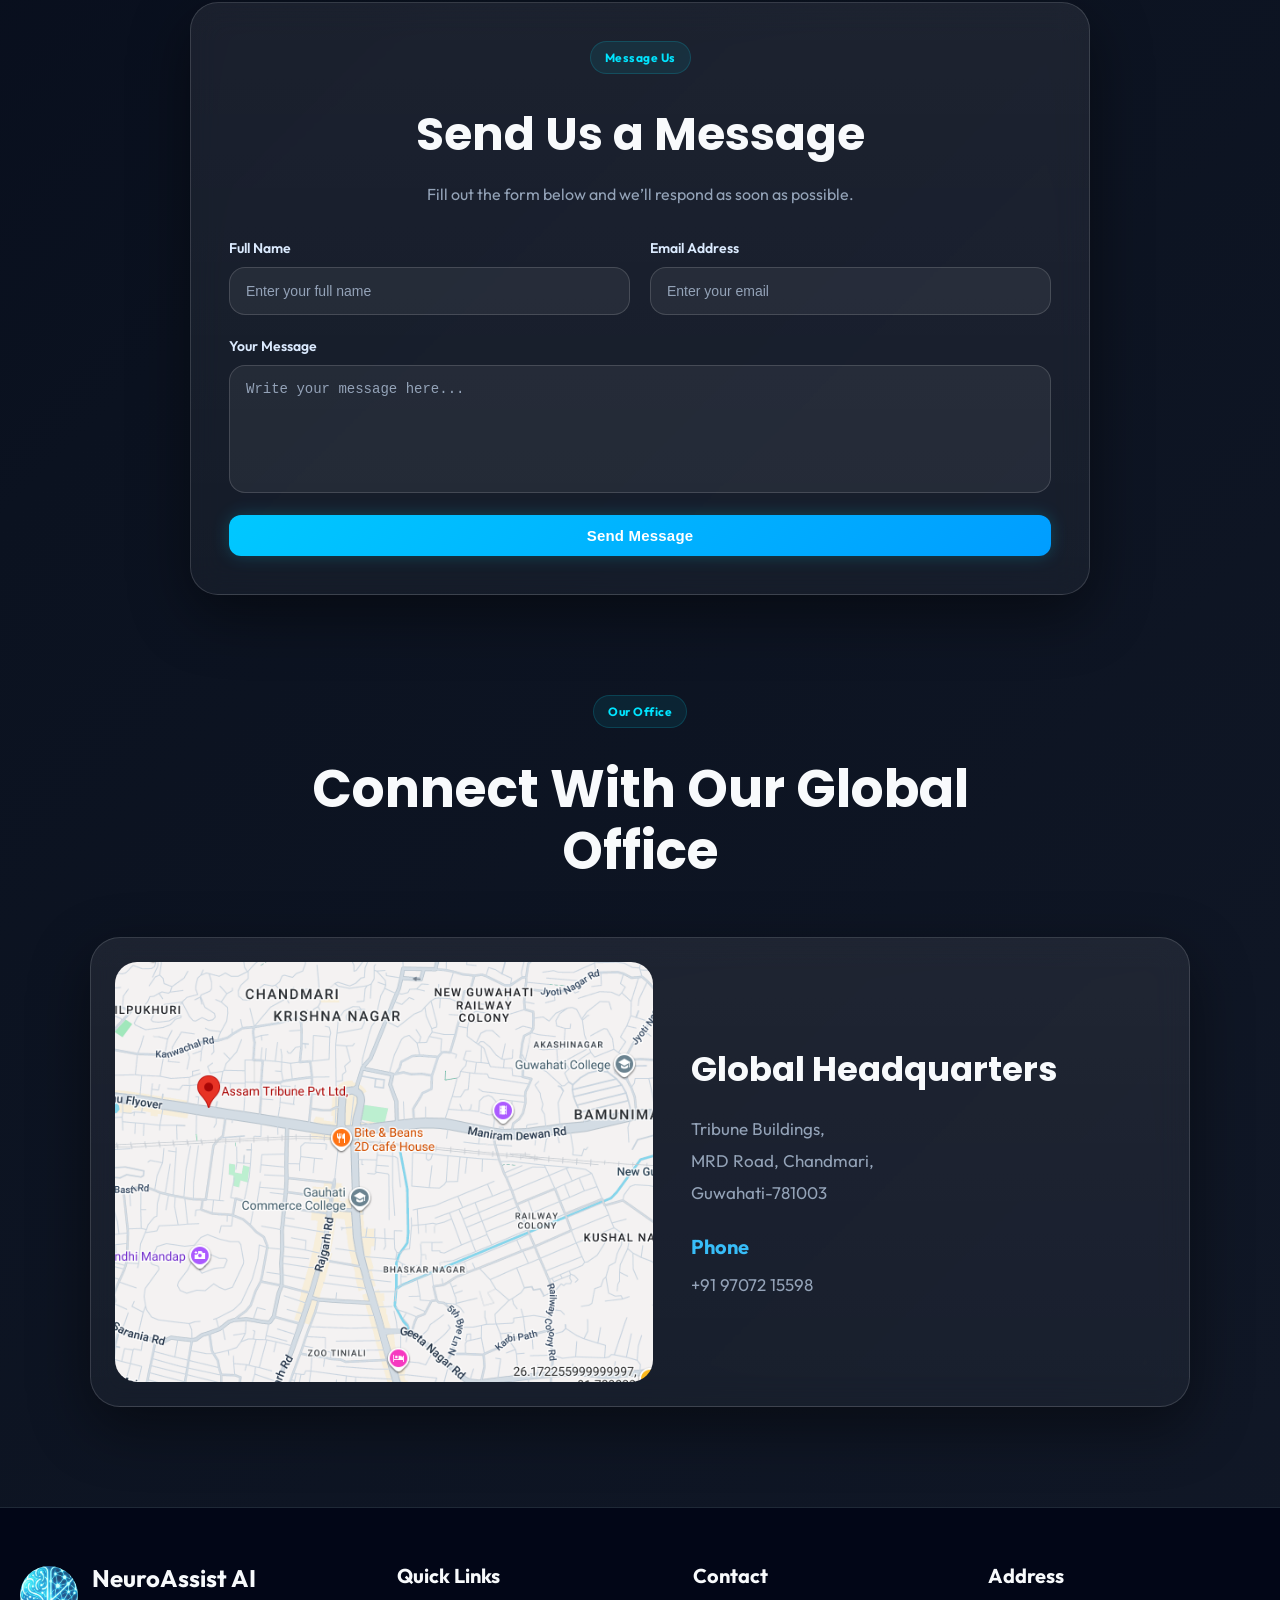
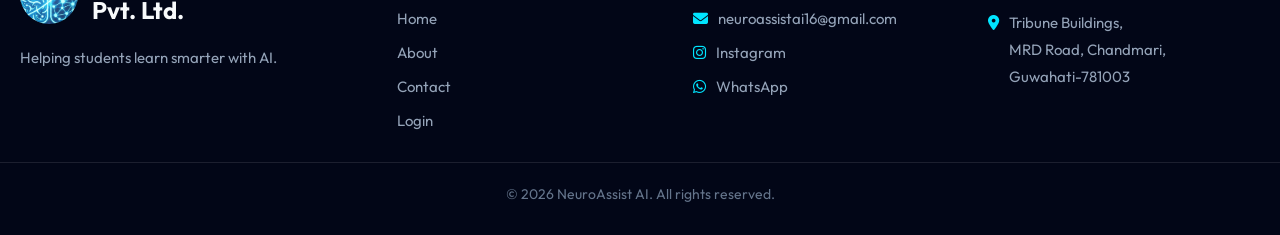
<file: ContactUs.html>
<!DOCTYPE html>
<html lang="en">
<head>
  <meta charset="UTF-8" />
  <meta name="viewport" content="width=device-width, initial-scale=1.0" />
  <title>Contact Us - NeuroAssist AI</title>

  <link rel="preconnect" href="https://fonts.googleapis.com">
  <link rel="preconnect" href="https://fonts.gstatic.com" crossorigin>
  <link href="https://fonts.googleapis.com/css2?family=Inter:wght@400;500;600;700;800&family=Poppins:wght@500;600;700;800&display=swap" rel="stylesheet">

  <link rel="stylesheet" href="./ContactUs.css"/>
  <link rel="stylesheet" href="https://cdnjs.cloudflare.com/ajax/libs/font-awesome/6.5.1/css/all.min.css">
</head>
<body>

  

   <div class="container">
    <div class="logo-section">
      <a href="./index.html" class="anchor">
      <img src="./Images/Homepage/Logo.png" class="logo"/>
      <h2 class="head">NeuroAssist AI</h2>
      </a>
    </div>

    <nav class="nav">
      <a href="./index.html" class="dragon">Home</a>
      <a href="./AboutUs.html" class="dragon">About</a>
      <a href="./ContactUs.html" class="dragon">Contact us</a>
      <a href="./Pricing.html" class="dragon">Pricing</a>
      
      
      <div class="btns">
        
        <a href="./Login.html" class="btn login">Log In</a>
      </div>
    </nav>
  </div>

    <section class="contact-hero">
      <div class="hero-text-wrap">
        <p class="hero-badge">Contact NeuroAssist AI</p>
        <h1 class="hero-title">Get in <span>Touch</span></h1>
        <p class="hero-desc">
          Want to get in touch? We'd love to hear from you. Reach out to us for questions,
          support, collaboration, or anything else related to NeuroAssist AI.
        </p>
      </div>

      <div class="hero-image-wrap">
        <img src="./Images/Contact_us/Contact_us_main.jpg" class="hero-image" alt="Contact NeuroAssist AI">
      </div>
    </section>

    <section class="contact-methods">
      <div class="section-heading">
        <p class="section-tag">Reach Us</p>
        <h2>Choose the Best Way to Contact Us</h2>
      </div>

      <div class="contact-cards">
        <div class="contact-card">
          <div class="icon-box">
            <svg xmlns="http://www.w3.org/2000/svg" width="62" height="62" fill="currentColor" viewBox="0 0 16 16">
              <path d="M2 2A2 2 0 0 0 .05 3.555L8 8.414l7.95-4.859A2 2 0 0 0 14 2zm-2 9.8V4.698l5.803 3.546zm6.761-2.97-6.57 4.026A2 2 0 0 0 2 14h6.256A4.5 4.5 0 0 1 8 12.5a4.49 4.49 0 0 1 1.606-3.446l-.367-.225L8 9.586zM16 9.671V4.697l-5.803 3.546.338.208A4.5 4.5 0 0 1 12.5 8c1.414 0 2.675.652 3.5 1.671"/>
              <path d="M15.834 12.244c0 1.168-.577 2.025-1.587 2.025-.503 0-1.002-.228-1.12-.648h-.043c-.118.416-.543.643-1.015.643-.77 0-1.259-.542-1.259-1.434v-.529c0-.844.481-1.4 1.26-1.4.585 0 .87.333.953.63h.03v-.568h.905v2.19c0 .272.18.42.411.42.315 0 .639-.415.639-1.39v-.118c0-1.277-.95-2.326-2.484-2.326h-.04c-1.582 0-2.64 1.067-2.64 2.724v.157c0 1.867 1.237 2.654 2.57 2.654h.045c.507 0 .935-.07 1.18-.18v.731c-.219.1-.643.175-1.237.175h-.044C10.438 16 9 14.82 9 12.646v-.214C9 10.36 10.421 9 12.485 9h.035c2.12 0 3.314 1.43 3.314 3.034zm-4.04.21v.227c0 .586.227.8.581.8.31 0 .564-.17.564-.743v-.367c0-.516-.275-.708-.572-.708-.346 0-.573.245-.573.791"/>
            </svg>
          </div>

          <h3>E-mail Us</h3>
          <p>Interested in NeuroAssist AI? Send us your questions and we’ll get back to you.</p>
          <a href="mailto:neuroassistai16@gmail.com" class="contact-action">neuroassistai16@gmail.com</a>
        </div>

        <div class="contact-card">
          <div class="icon-box">
            <svg xmlns="http://www.w3.org/2000/svg" width="62" height="62" fill="currentColor" viewBox="0 0 16 16">
              <path fill-rule="evenodd" d="M1.885.511a1.745 1.745 0 0 1 2.61.163L6.29 2.98c.329.423.445.974.315 1.494l-.547 2.19a.68.68 0 0 0 .178.643l2.457 2.457a.68.68 0 0 0 .644.178l2.189-.547a1.75 1.75 0 0 1 1.494.315l2.306 1.794c.829.645.905 1.87.163 2.611l-1.034 1.034c-.74.74-1.846 1.065-2.877.702a18.6 18.6 0 0 1-7.01-4.42 18.6 18.6 0 0 1-4.42-7.009c-.362-1.03-.037-2.137.703-2.877zM15.854.146a.5.5 0 0 1 0 .708L11.707 5H14.5a.5.5 0 0 1 0 1h-4a.5.5 0 0 1-.5-.5v-4a.5.5 0 0 1 1 0v2.793L15.146.146a.5.5 0 0 1 .708 0"/>
            </svg>
          </div>

          <h3>Call Us</h3>
          <p>Get in touch with us directly and tell us your queries. We’ll be happy to help.</p>
          <a href="tel:+919707215598" class="contact-action">+91 97072 15598</a>
        </div>
      </div>
    </section>

    <section class="contact-form-section">
      <div class="form-card">
        <div class="form-header">
          <p class="section-tag">Message Us</p>
          <h2>Send Us a Message</h2>
          <p>Fill out the form below and we’ll respond as soon as possible.</p>
        </div>

        <form class="contact-form">
          <div class="form-grid">
            <div class="form-group">
              <label for="name">Full Name</label>
              <input type="text" id="name" placeholder="Enter your full name" required>
            </div>

            <div class="form-group">
              <label for="email">Email Address</label>
              <input type="email" id="email" placeholder="Enter your email" required>
            </div>
          </div>

          <div class="form-group">
            <label for="message">Your Message</label>
            <textarea id="message" rows="6" placeholder="Write your message here..." required></textarea>
          </div>

          <button type="submit" class="send-btn">Send Message</button>
        </form>
      </div>
    </section>

    <section class="office-section">
      <div class="section-heading">
        <p class="section-tag">Our Office</p>
        <h2>Connect With Our Global Office</h2>
      </div>

      <div class="office-card">
        <div class="office-image-wrap">
          <img src="./Images/Contact_us/Map_contact_us.png" alt="Office Location">
        </div>

        <div class="office-info">
          <h3>Global Headquarters</h3>
          <p>
            Tribune Buildings,<br>
            MRD Road, Chandmari,<br>
            Guwahati-781003
          </p>

          <h4>Phone</h4>
          <p>+91 97072 15598</p>
        </div>
      </div>
    </section>

    <footer class="footer">
  <div class="footer-container">

    <div class="footer-col">
      <div class="footer-brand">
        <div class="footer-brand-top">
          <a href="./index.html" class="anchor">
          <img src="./Images/Homepage/Logo.png" class="neuro" alt="NeuroAssist AI Logo">
          <h2 class="footer-logo">NeuroAssist AI <br> Pvt. Ltd.</h2>
          </a>
        </div>
        <p class="footer-text">Helping students learn smarter with AI.</p>
      </div>
    </div>

    <div class="footer-col">
      <div class="footer-group">
        <h2>Quick Links</h2>
        <a class="link" href="./index.html">Home</a>
        <a class="link" href="./AboutUs.html">About</a>
        <a class="link" href="./ContactUs.html">Contact</a>
        <a class="link" href="./Login.html">Login</a>
      </div>
    </div>

    <div class="footer-col">
      <div class="footer-group">
        <h2>Contact</h2>

        <a class="connect" href="mailto:neuroassistai16@gmail.com">
          <i class="fa-solid fa-envelope"></i>
          neuroassistai16@gmail.com
        </a>

        <a class="connect" href="https://www.instagram.com/" target="_blank">
          <i class="fa-brands fa-instagram"></i>
          Instagram
        </a>

        <a class="connect" href="https://wa.me/91XXXXXXXXXX" target="_blank">
          <i class="fa-brands fa-whatsapp"></i>
          WhatsApp
        </a>
      </div>
    </div>

    <div class="footer-col">
      <div class="footer-group">
        <h2>Address</h2>
        <p class="footer-text address-text">
          <i class="fa-solid fa-location-dot"></i>
          Tribune Buildings,<br>
          MRD Road, Chandmari,<br>
          Guwahati-781003
        </p>
      </div>
    </div>

  </div>

  <div class="line"></div>
  <p class="footer-copy">© 2026 NeuroAssist AI. All rights reserved.</p>
</footer>

  <div id="profileContainer" class="profile-hidden">

  <div class="big">
  

    <div class="profile">
      <img src="./Images/Homepage/Mehtaj.jpeg" class="pro"/>
      <h1 class="name">Mehtaj Alam</h1>
      <p class="username">@mehtajalam5</p>
      <p class="bio">Passionate web developer building something incredible.</p>
    </div>

    <div class="info">
      <p>email:mehtajalam5@gmail.com</p>
      <p>Location: india</p>
    </div>

    <button class="btn">Edit profile</button>

  </div>

</div>

<script>
const btn = document.getElementById("openProfile");
const profile = document.getElementById("profileContainer");

btn.addEventListener("click", () => {
  profile.classList.toggle("profile-show");
  profile.classList.toggle("profile-hidden");
});
</script>

</body>
</html>
</file>
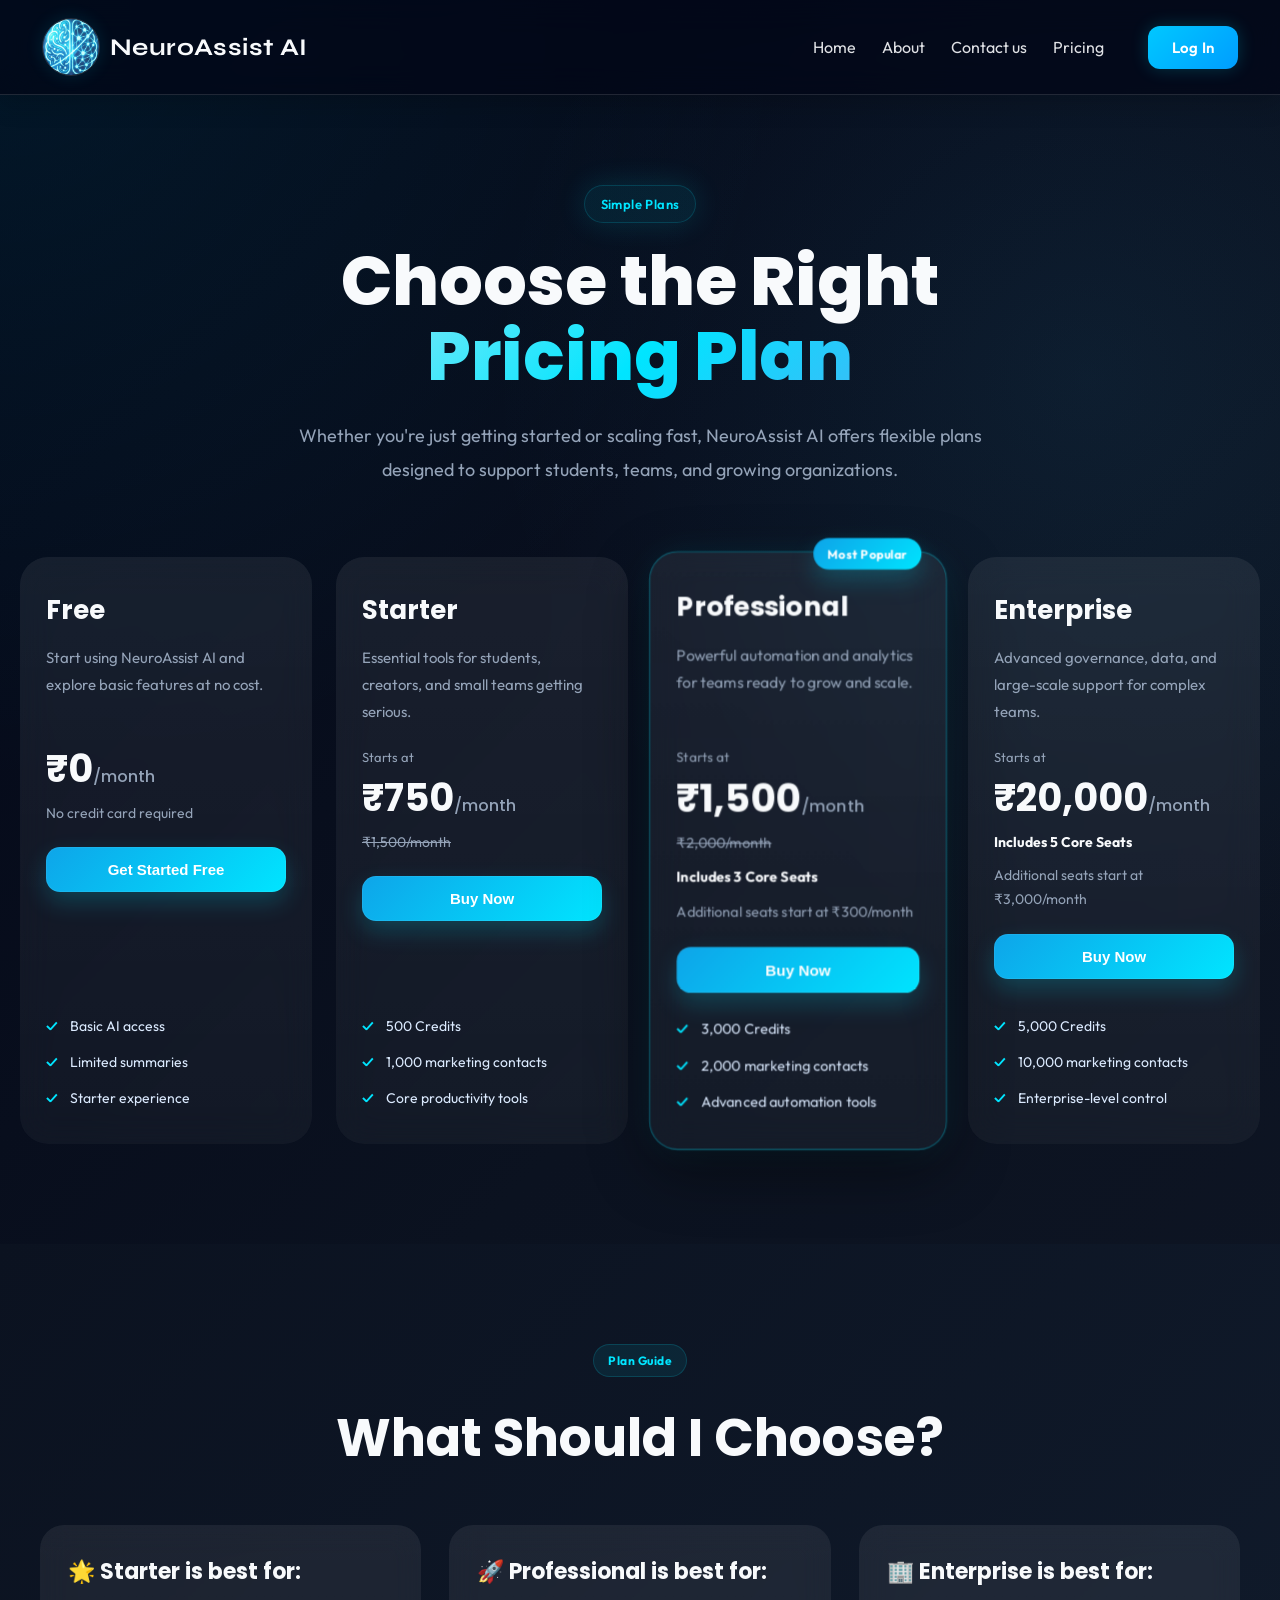
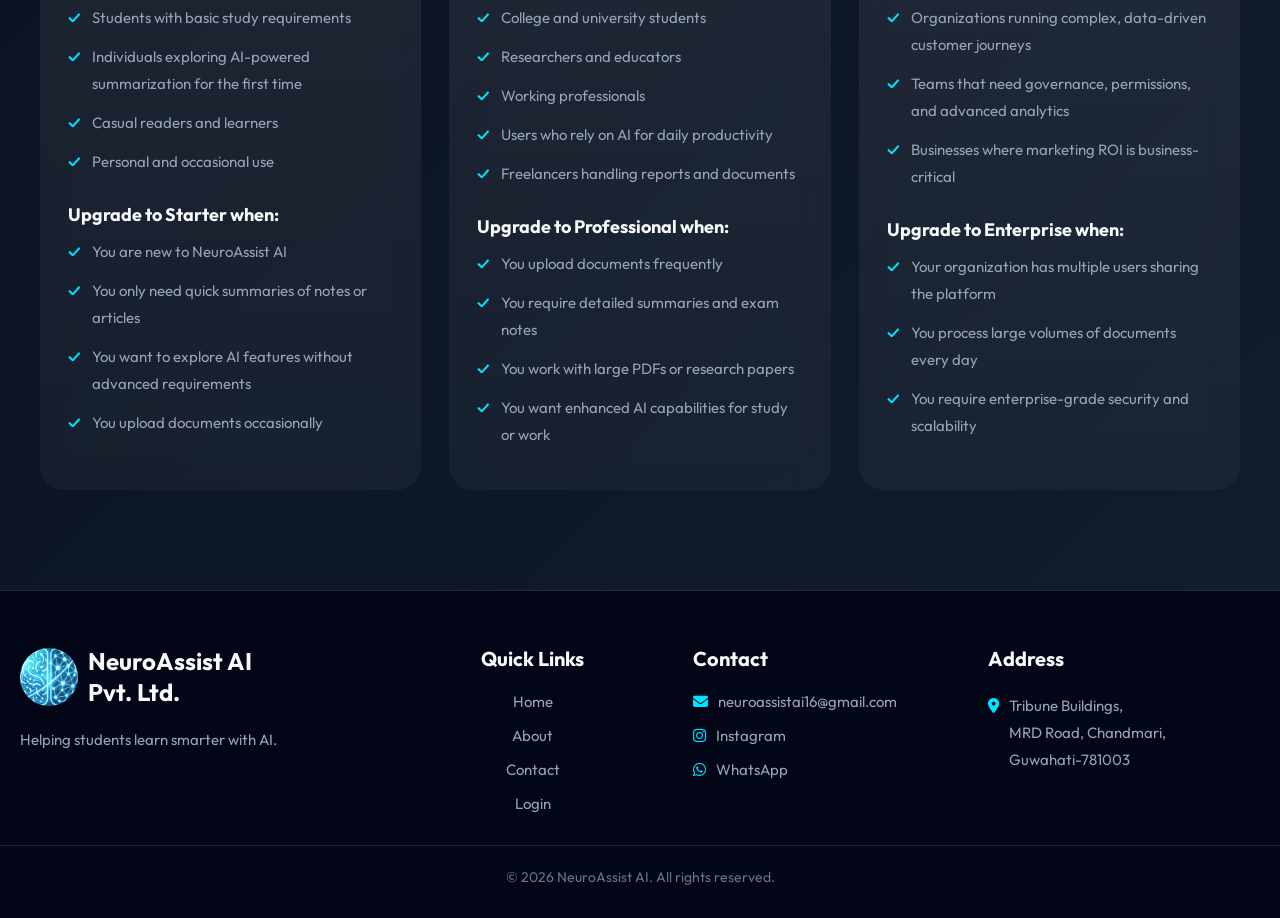
<file: Pricing.html>
<!DOCTYPE html>
<html lang="en">
<head>
  <meta charset="UTF-8" />
  <meta name="viewport" content="width=device-width, initial-scale=1.0" />
  <title>Pricing - NeuroAssist AI</title>

  <link rel="preconnect" href="https://fonts.googleapis.com">
  <link rel="preconnect" href="https://fonts.gstatic.com" crossorigin>
  <link href="https://fonts.googleapis.com/css2?family=Inter:wght@400;500;600;700;800&family=Poppins:wght@500;600;700;800&display=swap" rel="stylesheet">

  <link rel="stylesheet" href="./Pricing.css" />
  <link rel="stylesheet" href="https://cdnjs.cloudflare.com/ajax/libs/font-awesome/6.5.1/css/all.min.css">
</head>
<body>
<div class="container">
    <div class="logo-section">
      <a href="./index.html" class="anchor">
      <img src="./Images/Homepage/Logo.png" class="logo"/>
      <h2 class="head">NeuroAssist AI</h2>
      </a>
    </div>

    <nav class="nav">
      <a href="./index.html" class="dragon">Home</a>
      <a href="./AboutUs.html" class="dragon">About</a>
      <a href="./ContactUs.html" class="dragon">Contact us</a>
      <a href="./Pricing.html" class="dragon">Pricing</a>
      
      
      <div class="btns">
        
        <a href="./Login.html" class="btn login">Log In</a>
      </div>
    </nav>
  </div>

    <section class="pricing-hero">
      <div class="hero-content">
        <p class="hero-badge">Simple Plans</p>
        <h1 class="hero-title">Choose the Right <span>Pricing Plan</span></h1>
        <p class="hero-text">
          Whether you're just getting started or scaling fast, NeuroAssist AI offers flexible
          plans designed to support students, teams, and growing organizations.
        </p>
      </div>
    </section>

    <section class="pricing">
      <div class="pricing-container">

        <div class="pricing-card">
          <h3>Free</h3>
          <p class="plan-text">
            Start using NeuroAssist AI and explore basic features at no cost.
          </p>

          <div class="price-wrap">
            <h2>₹0<span>/month</span></h2>
            <p>No credit card required</p>
          </div>

          <button class="plan-btn">Get Started Free</button>

          <ul class="plan-features">
            <li>Basic AI access</li>
            <li>Limited summaries</li>
            <li>Starter experience</li>
          </ul>
        </div>

        <div class="pricing-card">
          <h3>Starter</h3>
          <p class="plan-text">
            Essential tools for students, creators, and small teams getting serious.
          </p>

          <div class="price-wrap">
            <span class="starts">Starts at</span>
            <h2>₹750<span>/month</span></h2>
            <p class="strike">₹1,500/month</p>
          </div>

          <button class="plan-btn">Buy Now</button>

          <ul class="plan-features">
            <li>500 Credits</li>
            <li>1,000 marketing contacts</li>
            <li>Core productivity tools</li>
          </ul>
        </div>

        <div class="pricing-card featured-plan">
          <div class="popular-badge">Most Popular</div>

          <h3>Professional</h3>
          <p class="plan-text">
            Powerful automation and analytics for teams ready to grow and scale.
          </p>

          <div class="price-wrap">
            <span class="starts">Starts at</span>
            <h2>₹1,500<span>/month</span></h2>
            <p class="strike">₹2,000/month</p>
            <p class="extra-info"><strong>Includes 3 Core Seats</strong></p>
            <p class="extra-info">Additional seats start at ₹300/month</p>
          </div>

          <button class="plan-btn">Buy Now</button>

          <ul class="plan-features">
            <li>3,000 Credits</li>
            <li>2,000 marketing contacts</li>
            <li>Advanced automation tools</li>
          </ul>
        </div>

        <div class="pricing-card">
          <h3>Enterprise</h3>
          <p class="plan-text">
            Advanced governance, data, and large-scale support for complex teams.
          </p>

          <div class="price-wrap">
            <span class="starts">Starts at</span>
            <h2>₹20,000<span>/month</span></h2>
            <p class="extra-info"><strong>Includes 5 Core Seats</strong></p>
            <p class="extra-info">Additional seats start at ₹3,000/month</p>
          </div>

          <button class="plan-btn">Buy Now</button>

          <ul class="plan-features">
            <li>5,000 Credits</li>
            <li>10,000 marketing contacts</li>
            <li>Enterprise-level control</li>
          </ul>
        </div>

      </div>
    </section>

    <section class="choose">
      <div class="section-heading">
        <p class="section-tag">Plan Guide</p>
        <h2>What Should I Choose?</h2>
      </div>

      <div class="choose-container">

        <div class="choose-card">
          <h3>🌟 Starter is best for:</h3>
          <ul>
            <li>Students with basic study requirements</li>
            <li>Individuals exploring AI-powered summarization for the first time</li>
            <li>Casual readers and learners</li>
            <li>Personal and occasional use</li>
          </ul>

          <h4>Upgrade to Starter when:</h4>
          <ul>
            <li>You are new to NeuroAssist AI</li>
            <li>You only need quick summaries of notes or articles</li>
            <li>You want to explore AI features without advanced requirements</li>
            <li>You upload documents occasionally</li>
          </ul>
        </div>

        <div class="choose-card">
          <h3>🚀 Professional is best for:</h3>
          <ul>
            <li>College and university students</li>
            <li>Researchers and educators</li>
            <li>Working professionals</li>
            <li>Users who rely on AI for daily productivity</li>
            <li>Freelancers handling reports and documents</li>
          </ul>

          <h4>Upgrade to Professional when:</h4>
          <ul>
            <li>You upload documents frequently</li>
            <li>You require detailed summaries and exam notes</li>
            <li>You work with large PDFs or research papers</li>
            <li>You want enhanced AI capabilities for study or work</li>
          </ul>
        </div>

        <div class="choose-card">
          <h3>🏢 Enterprise is best for:</h3>
          <ul>
            <li>Organizations running complex, data-driven customer journeys</li>
            <li>Teams that need governance, permissions, and advanced analytics</li>
            <li>Businesses where marketing ROI is business-critical</li>
          </ul>

          <h4> Upgrade to Enterprise when:</h4>
          <ul>
            <li>Your organization has multiple users sharing the platform</li>
            <li>You process large volumes of documents every day</li>
            <li>You require enterprise-grade security and scalability</li>
          </ul>
        </div>

      </div>
    </section>

     <footer class="footer">
  <div class="footer-container">

    <div class="footer-col">
      <div class="footer-brand">
        <div class="footer-brand-top">
          <a href="./index.html" class="anchor">
          <img src="./Images/Homepage/Logo.png" class="neuro" alt="NeuroAssist AI Logo">
          <h2 class="footer-logo">NeuroAssist AI <br> Pvt. Ltd.</h2>
          </a>
        </div>
        <p class="footer-text">Helping students learn smarter with AI.</p>
      </div>
    </div>

    <div class="footer-col">
      <div class="footer-group">
        <h2>Quick Links</h2>
        <a class="link" href="./index.html">Home</a>
        <a class="link" href="./AboutUs.html">About</a>
        <a class="link" href="./ContactUs.html">Contact</a>
        <a class="link" href="./Login.html">Login</a>
      </div>
    </div>

    <div class="footer-col">
      <div class="footer-group">
        <h2>Contact</h2>

        <a class="connect" href="mailto:neuroassistai16@gmail.com">
          <i class="fa-solid fa-envelope"></i>
          neuroassistai16@gmail.com
        </a>

        <a class="connect" href="https://www.instagram.com/" target="_blank">
          <i class="fa-brands fa-instagram"></i>
          Instagram
        </a>

        <a class="connect" href="https://wa.me/91XXXXXXXXXX" target="_blank">
          <i class="fa-brands fa-whatsapp"></i>
          WhatsApp
        </a>
      </div>
    </div>

    <div class="footer-col">
      <div class="footer-group">
        <h2>Address</h2>
        <p class="footer-text address-text">
          <i class="fa-solid fa-location-dot"></i>
          Tribune Buildings,<br>
          MRD Road, Chandmari,<br>
          Guwahati-781003
        </p>
      </div>
    </div>

  </div>

  <div class="line"></div>
  <p class="footer-copy">© 2026 NeuroAssist AI. All rights reserved.</p>
</footer>
  
<div id="profileContainer" class="profile-hidden">

  <div class="big">
  

    <div class="profile">
      <img src="./Images/Homepage/Mehtaj.jpeg" class="pro"/>
      <h1 class="name">Mehtaj Alam</h1>
      <p class="username">@mehtajalam5</p>
      <p class="bio">Passionate web developer building something incredible.</p>
    </div>

    <div class="info">
      <p>email:mehtajalam5@gmail.com</p>
      <p>Location: india</p>
    </div>

    <button class="btn">Edit profile</button>

  </div>

</div>

<script>
const btn = document.getElementById("openProfile");
const profile = document.getElementById("profileContainer");

btn.addEventListener("click", () => {
  profile.classList.toggle("profile-show");
  profile.classList.toggle("profile-hidden");
});
</script>

</body>
</html>
</file>
<file: Homepage.css>
@import url('https://fonts.googleapis.com/css2?family=Syne:wght@700;800&family=Outfit:wght@300;400;500;600&display=swap');

:root {
    --bg-primary: #020617;
    --bg-secondary: #0b1220;
    --bg-tertiary: #111827;
    --bg-1: #020617;
    --bg-2: #0b1220;
    --bg-3: #111c2d;
    --bg-4: #1b2b44;
    --surface: rgba(255, 255, 255, 0.06);
    --surface-strong: rgba(255, 255, 255, 0.08);
    --surface-border: rgba(255, 255, 255, 0.12);
    --text-primary: #f8fafc;
    --text-secondary: #cbd5e1;
    --text-muted: #94a3b8;
    --accent: #00e5ff;
    --accent-2: #38bdf8;
    --accent-glow: rgba(0, 229, 255, 0.22);
    --accent-strong: #38bdf8;
    --accent-soft: rgba(0, 229, 255, 0.14);
    --accent-border: rgba(56, 189, 248, 0.35);
    --shadow-soft: 0 10px 30px rgba(0, 0, 0, 0.28);
    --shadow-glow: 0 0 30px rgba(0, 229, 255, 0.14);
    --radius-lg: 18px;
    --radius-xl: 24px;
    --radius-pill: 999px;
    --surface: rgba(255, 255, 255, 0.05);
    --surface-2: rgba(255, 255, 255, 0.06);
    --surface-3: rgba(255, 255, 255, 0.08);
    --border: rgba(255, 255, 255, 0.10);
    --border-strong: rgba(255, 255, 255, 0.14);
    --shadow-lg: 0 20px 60px rgba(0, 0, 0, 0.45);
}

* {
    margin: 0;
    padding: 0;
    box-sizing: border-box;
}

html {
    scroll-behavior: smooth;
    background: var(--bg-primary);
}

body {
    min-height: 100vh;
    font-family: "Outfit", sans-serif;
    color: var(--text-primary);
    background:
        radial-gradient(circle at top left, rgba(0, 229, 255, 0.08), transparent 28%),
        radial-gradient(circle at 85% 15%, rgba(56, 189, 248, 0.08), transparent 25%),
        linear-gradient(135deg, #020617 0%, #0b1220 45%, #111827 100%);
    overscroll-behavior: none;
}


.container {
    position: sticky;
    top: 0;
    z-index: 1000;
    display: flex;
    align-items: center;
    justify-content: space-between;
    padding: 18px 42px;
    background: rgba(2, 6, 23, 0.72);
    backdrop-filter: blur(16px);
    -webkit-backdrop-filter: blur(16px);
    border-bottom: 1px solid var(--surface-border);
    box-shadow: 0 8px 24px rgba(0, 0, 0, 0.18);
}

.logo-section {
    display: flex;
    align-items: center;
    gap: 14px;
}

.logo {
    height: 58px;
    width: 58px;
    border-radius: 50%;
    border: 1px solid rgba(255, 255, 255, 0.15);
    box-shadow: 0 0 18px rgba(0, 229, 255, 0.12);
}

.head {
    font-family: "Syne", sans-serif;
    color: var(--text-primary);
    font-size: 24px;
    letter-spacing: 0.4px;
}

.nav {
    display: flex;
    align-items: center;
    gap: 26px;
}

.nav a {
    position: relative;
    text-decoration: none;
    color: rgba(248, 250, 252, 0.9);
    font-size: 16px;
    font-weight: 400;
    transition: 0.3s ease;
}

.nav a::after {
    content: "";
    position: absolute;
    left: 0;
    bottom: -7px;
    width: 0;
    height: 2px;
    border-radius: 10px;
    background: linear-gradient(90deg, transparent, var(--accent), transparent);
    transition: width 0.3s ease;
}


.nav a:hover {
    color: var(--accent);
}

.nav a:hover::after {
    width: 100%;
}

.nav .btn::after {
    display: none;
}

.nav a.btn:hover {
    color: white;
}

.nav a.btn {
    background: linear-gradient(135deg, #00c8ff, #009dff);
    color: white;
    font-weight: 600;
    font-size: 15px;
}

.btns {
    display: flex;
    align-items: center;
    gap: 12px;
    margin-left: 18px;
}

.btn {
    display: flex;
    align-items: center;
    justify-content: center;
    text-decoration: none;
    background: linear-gradient(135deg, #00c8ff, #009dff);
    color: white;
    padding: 12px 24px;
    border-radius: 12px;
    border: none;
    cursor: pointer;
    font-size: 15px;
    font-weight: 600;
    letter-spacing: 0.2px;
    box-shadow: 0 0 18px rgba(0, 229, 255, 0.2);
    transition: transform 0.3s ease, box-shadow 0.3s ease, opacity 0.3s ease;
}

.btn:hover,
.fbutton:hover {
    transform: translateY(-4px);
    box-shadow: 0 0 10px rgba(0, 229, 255, 0.8),
        0 0 25px rgba(0, 229, 255, 0.7),
        0 0 50px rgba(0, 229, 255, 0.6),
        0 0 80px rgba(0, 229, 255, 0.4);

}

.login {
    margin-left: 0;
}


.hero {
    min-height: 100vh;
    display: flex;
    flex-direction: column;
    align-items: center;
    justify-content: center;
    padding: 110px 20px 90px;
    text-align: center;
    position: relative;
    overflow: hidden;
    background:
        radial-gradient(circle at 20% 30%, rgba(0, 229, 255, 0.18), transparent 28%),
        radial-gradient(circle at 80% 70%, rgba(56, 189, 248, 0.12), transparent 30%),
        linear-gradient(rgba(2, 6, 23, 0.7), rgba(2, 6, 23, 0.92)),
        url("./Images/Homepage/unnamed.png");
    background-size: cover;
    background-repeat: no-repeat;
    background-position: center;
    border-bottom: 1px solid var(--surface-border);
}

.hero::before {
    content: "";
    position: absolute;
    inset: 0;
    background:
        linear-gradient(to bottom, rgba(2, 6, 23, 0.1), rgba(2, 6, 23, 0.45)),
        radial-gradient(circle at center, transparent 40%, rgba(2, 6, 23, 0.35) 100%);
    pointer-events: none;
}


.bod,
.button {
    position: relative;
    z-index: 1;
}

.bod {
    display: flex;
    flex-direction: column;
    align-items: center;
    gap: 22px;
    max-width: 980px;
}

.headt {
    font-family: "Syne", sans-serif;
    color: var(--text-primary);
    font-size: clamp(42px, 6vw, 78px);
    line-height: 1.08;
    letter-spacing: -1px;
    margin: 0;
    text-shadow: 0 4px 30px rgba(0, 0, 0, 0.35);
}

.high {
    background: linear-gradient(90deg, #ffffff, var(--accent));
    -webkit-background-clip: text;
    -webkit-text-fill-color: transparent;
}

.para {
    color: var(--text-secondary);
    font-size: clamp(17px, 2vw, 22px);
    line-height: 1.8;
    max-width: 760px;
    margin: 0;
    font-family: "Outfit", sans-serif;
}

.button {
    margin-top: 34px;
}

.fbutton {
    padding: 15px 34px;
    border-radius: 14px;
    border: 1px solid rgba(255, 255, 255, 0.12);
    font-weight: 600;
    font-size: 16px;
    cursor: pointer;
    background: linear-gradient(135deg, #00c8ff, #009dff);
    color: white;
    transition: 0.3s ease;
    box-shadow: 0 0 20px rgba(0, 229, 255, 0.25);
    letter-spacing: 0.4px;
}

/* ABOUT */
.about {
    position: relative;
    overflow: hidden;
    padding: 120px 7%;
    background:
        radial-gradient(circle at left top, rgba(0, 229, 255, 0.08), transparent 24%),
        linear-gradient(180deg, #0b1220 0%, #0f172a 100%);
    border-bottom: 1px solid var(--surface-border);
}

.about::before {
    content: "";
    position: absolute;
    top: -120px;
    left: -120px;
    width: 420px;
    height: 420px;
    background: radial-gradient(circle, rgba(0, 229, 255, 0.09), transparent 70%);
    pointer-events: none;
}

.stark {
    font-family: "Syne", sans-serif;
    color: var(--text-primary);
    text-align: center;
    font-size: clamp(32px, 5vw, 48px);
    margin-bottom: 60px;
    position: relative;
}

.stark::after {
    content: "";
    display: block;
    width: 120px;
    height: 3px;
    margin: 14px auto 0;
    border-radius: 999px;
    background: linear-gradient(90deg, transparent, var(--accent), transparent);
}

.next {
    display: flex;
    align-items: center;
    justify-content: center;
    gap: 70px;
    flex-wrap: wrap;
    position: relative;
    z-index: 1;
}

.targ {
    color: var(--text-secondary);
    line-height: 1.9;
    font-size: 18px;
    width: min(100%, 650px);
    background: rgba(255, 255, 255, 0.04);
    padding: 32px;
    border-radius: var(--radius-lg);
    border: 1px solid rgba(255, 255, 255, 0.08);
    backdrop-filter: blur(12px);
    box-shadow: var(--shadow-soft);
}

.ice {
    width: 350px;
    max-width: 100%;
    height: 460px;
    object-fit: cover;
    border-radius: var(--radius-xl);
    border: 1px solid rgba(255, 255, 255, 0.12);
    box-shadow: 0 20px 40px rgba(0, 0, 0, 0.35), 0 0 20px rgba(0, 229, 255, 0.08);
    transition: transform 0.35s ease, box-shadow 0.35s ease;
}

.ice:hover {
    transform: translateY(-8px);
    box-shadow: 0 24px 50px rgba(0, 0, 0, 0.38), 0 0 30px rgba(0, 229, 255, 0.12);
}

/* WHY CHOOSE */
.why-choose {
    padding: 120px 20px;
    background: linear-gradient(180deg, #0f172a 0%, #0b1220 100%);
    color: white;
    text-align: center;
    border-bottom: 1px solid var(--surface-border);
    border-top: 1px solid var(--surface-border);
}

.why-container,
.testimonial-container {
    max-width: 1180px;
    margin: auto;
}

.section-title {
    font-family: "Syne", sans-serif;
    font-size: clamp(30px, 4vw, 44px);
    margin-bottom: 12px;
}

.section-subtitle {
    font-size: 18px;
    color: var(--text-secondary);
    margin-bottom: 55px;
    line-height: 1.7;
}

.features,
.testimonial-grid {
    display: grid;
    grid-template-columns: repeat(auto-fit, minmax(240px, 1fr));
    gap: 26px;
}

.feature-box,
.testimonial-card {
    background: linear-gradient(180deg, rgba(255, 255, 255, 0.06), rgba(255, 255, 255, 0.04));
    padding: 32px 26px;
    border-radius: 18px;
    border: 1px solid rgba(255, 255, 255, 0.08);
    backdrop-filter: blur(12px);
    transition: transform 0.3s ease, background 0.3s ease, box-shadow 0.3s ease;
    box-shadow: var(--shadow-soft);
}

.feature-box:hover,
.testimonial-card:hover {
    transform: translateY(-8px);
    background: linear-gradient(180deg, rgba(255, 255, 255, 0.08), rgba(255, 255, 255, 0.05));
    box-shadow: var(--shadow-soft), var(--shadow-glow);
}

.icon {
    display: flex;
    justify-content: center;
    align-items: center;
    color: var(--accent);
    margin-bottom: 18px;
}

.feature-box h3 {
    font-size: 20px;
    margin-bottom: 12px;
    color: var(--text-primary);
}

.feature-box p {
    font-size: 15px;
    color: var(--text-muted);
    line-height: 1.7;
}

/* TESTIMONIALS */
.testimonials {
    padding: 120px 20px;
    background:
        radial-gradient(circle at 80% 20%, rgba(0, 229, 255, 0.06), transparent 20%),
        linear-gradient(180deg, #020617 0%, #08111f 100%);
    color: white;
    text-align: center;
    border-bottom: 1px solid var(--surface-border);
}

.testimonial-card {
    text-align: left;
}

.review {
    font-size: 15px;
    color: var(--text-secondary);
    margin-bottom: 22px;
    line-height: 1.8;
}

.student {
    display: flex;
    align-items: center;
    gap: 14px;
}

.student img {
    width: 54px;
    height: 54px;
    object-fit: cover;
    border-radius: 50%;
    border: 2px solid rgba(0, 229, 255, 0.35);
}

.student h4 {
    font-size: 16px;
    margin-bottom: 3px;
}

.student span {
    font-size: 13px;
    color: var(--text-muted);
}


.footer {
    padding: 55px 20px 32px;
    background: #020617;
    border-top: 1px solid #1f2937;
}

.footer-container {
    max-width: 1250px;
    margin: 0 auto;
    display: grid;
    grid-template-columns: 1.3fr 1fr 1fr 1fr;
    gap: 24px;
    align-items: start;
}

.footer-col {
    min-width: 0;
}

.footer-group {
    display: flex;
    flex-direction: column;
    gap: 15px;
}

.footer-group h2 {
    color: var(--text-primary);
    font-size: 20px;
    margin-bottom: 6px;
}

.footer-brand {
    display: flex;
    flex-direction: column;
    gap: 18px;
}

.footer-brand-top {
    display: flex;
    align-items: center;
    gap: 14px;
}

.neuro {
    width: 58px;
    height: 58px;
    object-fit: cover;
    border-radius: 50%;
}

.footer-logo {
    font-size: 24px;
    color: var(--text-primary);
    line-height: 1.3;
}

.footer-text {
    color: var(--text-muted);
    line-height: 1.8;
    font-size: 15px;
}

.link,
.connect {
    text-decoration: none;
    color: var(--text-muted);
    font-size: 15px;
    transition: 0.3s ease;
}

.link:hover,
.connect:hover {
    color: white;
    transform: translateX(5px);
}

.connect {
    display: inline-flex;
    align-items: center;
    gap: 10px;
}

.connect i,
.address-text i {
    color: var(--accent);
}

.address-text {
    display: flex;
    align-items: flex-start;
    gap: 10px;
    max-width: 260px;
    line-height: 1.8;
}

.address-text i {
    margin-top: 6px;
    flex-shrink: 0;
}

.line {
    width: 100vw;
    margin-left: calc(-50vw + 50%);
    margin-top: 32px;
    border-bottom: 1px solid rgba(255, 255, 255, 0.10);
}

.footer-copy {
    text-align: center;
    margin-top: 22px;
    font-size: 14px;
    color: #64748b;
}

.footer-container .footer-col:nth-child(2) {
    display: flex;
    justify-content: center;
}

.footer-container .footer-col:nth-child(2) .footer-group {
    align-items: center;
    text-align: center;
}


/* PROFILE PANEL */
#profileContainer {
    position: fixed;
    top: 92px;
    right: 20px;
    width: 320px;
    background: rgba(2, 6, 23, 0.88);
    backdrop-filter: blur(16px);
    border: 1px solid rgba(255, 255, 255, 0.1);
    border-radius: 18px;
    padding: 20px;
    transition: 0.3s ease;
    box-shadow: 0 18px 40px rgba(0, 0, 0, 0.28);
    z-index: 1200;
}

.profile-hidden {
    transform: translateX(120%);
    opacity: 0;
    pointer-events: none;
}

.profile-show {
    transform: translateX(0);
    opacity: 1;
    pointer-events: auto;
}

.big {
    color: var(--text-primary);
    display: flex;
    flex-direction: column;
    align-items: center;
    gap: 24px;
    width: 100%;
    margin: 0 auto;
    padding: 16px;
}

.pro {
    width: 90px;
    height: 90px;
    object-fit: cover;
    border-radius: 50%;
    border: 2px solid var(--accent-2);
    box-shadow: 0 0 18px rgba(0, 229, 255, 0.15);
}

.profile {
    display: flex;
    flex-direction: column;
    align-items: center;
    gap: 12px;
}

.name {
    font-size: 22px;
}

.username {
    font-size: 14px;
    color: var(--text-muted);
}

.bio {
    font-size: 14px;
    text-align: center;
    color: var(--text-secondary);
    line-height: 1.6;
}

.info {
    width: 100%;
    display: flex;
    flex-direction: column;
    align-items: center;
    gap: 10px;
}

.info p {
    font-size: 13px;
    color: var(--text-muted);
    text-align: center;
}

.anchor {
    text-decoration: none;
    color: inherit;
    display: flex;
    align-items: center;
    gap: 10px;
}

/* MOBILE ONLY - HOMEPAGE NAVBAR SAME AS ABOUT US */
@media (max-width: 1080px) {
    .container {
        padding: 18px 20px;
        gap: 18px;
        flex-wrap: wrap;
        justify-content: center;
    }

    .logo-section {
        width: 100%;
        display: flex;
        justify-content: center;
        align-items: center;
    }

    .nav {
        width: 100%;
        justify-content: center;
        flex-wrap: wrap;
        gap: 18px;
    }

    .btns {
        margin-left: 0;
    }

    .about {
        padding: 100px 20px;
    }

    .next {
        flex-direction: column;
        text-align: center;
    }

    .targ {
        width: 100%;
    }
}

@media (max-width: 480px) {
    .logo {
        width: 48px;
        height: 48px;
    }

    .head {
        font-size: 20px;
    }

    .nav a {
        font-size: 14px;
    }

    .btns {
        width: 100%;
        flex-direction: column;
    }

    .btns .btn {
        width: 100%;
        padding: 12px 24px;
        font-size: 15px;
        border-radius: 12px;
    }

    .headt {
        font-size: 38px;
    }

    .para {
        font-size: 16px;
    }

    #profileContainer {
        width: calc(100% - 30px);
        right: 15px;
    }
}

@media (max-width: 640px) {
    .hero {
        min-height: 100vh;
        padding: 90px 20px 80px;
        background-size: cover;
        background-position: center center;
    }
}

/* MOBILE LEFT FOOTER */
@media (max-width: 768px) {
    .footer {
        padding: 50px 20px 30px;
        text-align: left;
    }

    .footer-container {
        display: flex;
        flex-direction: column;
        align-items: flex-start;
        justify-content: flex-start;
        gap: 45px;
        text-align: left;
    }

    .footer-col {
        width: 100%;
        display: flex;
        justify-content: flex-start;
    }

    .footer-brand,
    .footer-group {
        align-items: flex-start;
        text-align: left;
    }

    .footer-brand-top {
        justify-content: flex-start;
    }

    .footer-brand-top .anchor {
        display: flex;
        flex-direction: row;
        align-items: center;
        gap: 14px;
    }

    .footer-logo,
    .footer-text,
    .footer-group h2,
    .link,
    .connect,
    .address-text {
        text-align: left;
    }

    .footer-text {
        max-width: 320px;
        margin: 0;
    }

    .link,
    .connect {
        justify-content: flex-start;
    }

    .address-text {
        display: flex;
        align-items: flex-start;
        gap: 10px;
        max-width: 100%;
    }

    .address-text i {
        margin-top: 6px;
    }

    .footer-container .footer-col:nth-child(2),
    .footer-container .footer-col:nth-child(2) .footer-group {
        justify-content: flex-start !important;
        align-items: flex-start !important;
        text-align: left !important;
    }

    .line {
        margin-top: 35px;
    }

    .footer-copy {
        text-align: center;
    }
}
</file>
<file: AboutUs.css>
@import url('https://fonts.googleapis.com/css2?family=Syne:wght@700;800&family=Outfit:wght@300;400;500;600&display=swap');

:root {
    --bg-primary: #020617;
    --bg-secondary: #0b1220;
    --bg-tertiary: #111827;
    --surface: rgba(255, 255, 255, 0.06);
    --surface-strong: rgba(255, 255, 255, 0.08);
    --surface-border: rgba(255, 255, 255, 0.12);
    --text-primary: #f8fafc;
    --text-secondary: #cbd5e1;
    --text-muted: #94a3b8;
    --accent: #00e5ff;
    --accent-2: #38bdf8;
    --accent-strong: #67e8f9;
    --accent-glow: rgba(0, 229, 255, 0.22);
    --shadow-soft: 0 10px 30px rgba(0, 0, 0, 0.28);
    --shadow-glow: 0 0 30px rgba(0, 229, 255, 0.14);
    --shadow-lg: 0 18px 40px rgba(0, 0, 0, 0.35);
    --border: rgba(255, 255, 255, 0.12);
    --border-strong: rgba(255, 255, 255, 0.18);
    --radius-lg: 18px;
    --radius-xl: 24px;
    --radius-pill: 999px;
}

* {
    margin: 0;
    padding: 0;
    box-sizing: border-box;
}

html {
    scroll-behavior: smooth;
    background: var(--bg-primary);
}

body {
    min-height: 100vh;
    font-family: "Outfit", sans-serif;
    color: var(--text-primary);
    background:
        radial-gradient(circle at top left, rgba(0, 229, 255, 0.08), transparent 28%),
        radial-gradient(circle at 85% 15%, rgba(56, 189, 248, 0.08), transparent 25%),
        linear-gradient(135deg, #020617 0%, #0b1220 45%, #111827 100%);
    overscroll-behavior: none;
}



.container {
    position: sticky;
    top: 0;
    z-index: 1000;
    display: flex;
    align-items: center;
    justify-content: space-between;
    padding: 18px 42px;
    background: rgba(2, 6, 23, 0.72);
    backdrop-filter: blur(16px);
    -webkit-backdrop-filter: blur(16px);
    border-bottom: 1px solid var(--surface-border);
    box-shadow: 0 8px 24px rgba(0, 0, 0, 0.18);
}

.logo-section {
    display: flex;
    align-items: center;
    gap: 14px;
}

.logo {
    height: 58px;
    width: 58px;
    border-radius: 50%;
    border: 1px solid rgba(255, 255, 255, 0.15);
    box-shadow: 0 0 18px rgba(0, 229, 255, 0.12);
}

.head {
    font-family: "Syne", sans-serif;
    color: var(--text-primary);
    font-size: 24px;
    letter-spacing: 0.4px;
}

.nav {
    display: flex;
    align-items: center;
    gap: 26px;
}

.nav a {
    position: relative;
    text-decoration: none;
    color: rgba(248, 250, 252, 0.9);
    font-size: 16px;
    font-weight: 400;
    transition: 0.3s ease;
}

.nav a::after {
    content: "";
    position: absolute;
    left: 0;
    bottom: -7px;
    width: 0;
    height: 2px;
    border-radius: 10px;
    background: linear-gradient(90deg, transparent, var(--accent), transparent);
    transition: width 0.3s ease;
}

.nav a:hover {
    color: var(--accent);
}

.nav a:hover::after {
    width: 100%;
}

.nav .btn::after {
    display: none;
}

.nav a.btn:hover {
    color: white;
}

.nav a.btn {
    background: linear-gradient(135deg, #00c8ff, #009dff);
    color: white;
    font-weight: 600;
    font-size: 15px;
}

.btns {
    display: flex;
    align-items: center;
    gap: 12px;
    margin-left: 18px;
}

.btn {
    display: flex;
    align-items: center;
    justify-content: center;
    text-decoration: none;
    background: linear-gradient(135deg, #00c8ff, #009dff);
    color: white;
    padding: 12px 24px;
    border-radius: 12px;
    border: none;
    cursor: pointer;
    font-size: 15px;
    font-weight: 600;
    letter-spacing: 0.2px;
    box-shadow: 0 0 18px rgba(0, 229, 255, 0.2);
    transition: transform 0.3s ease, box-shadow 0.3s ease, opacity 0.3s ease;
}

.btn:hover,
.fbutton:hover {
    transform: translateY(-4px);
    box-shadow:
        0 0 10px rgba(0, 229, 255, 0.8),
        0 0 25px rgba(0, 229, 255, 0.7),
        0 0 50px rgba(0, 229, 255, 0.6),
        0 0 80px rgba(0, 229, 255, 0.4);
}

.login {
    margin-left: 0;
}

/* HERO */

.about-hero {
    max-width: 1200px;
    margin: 0 auto;
    padding: 90px 20px 60px;
    display: grid;
    grid-template-columns: 1.05fr 0.95fr;
    align-items: center;
    gap: 40px;
}

.hero-badge {
    display: inline-block;
    padding: 10px 16px;
    margin-bottom: 22px;
    border-radius: 999px;
    color: var(--accent);
    background: rgba(0, 229, 255, 0.08);
    border: 1px solid rgba(0, 229, 255, 0.16);
    font-size: 13px;
    font-weight: 600;
    letter-spacing: 0.4px;
    box-shadow: var(--shadow-glow);
}

.hero-title {
    font-size: clamp(38px, 6vw, 64px);
    color: var(--text-primary);
    font-family: "Poppins", sans-serif;
    font-weight: 800;
    line-height: 1.1;
}

.hero-title span {
    background: linear-gradient(135deg, #67e8f9, #00e5ff, #38bdf8);
    -webkit-background-clip: text;
    -webkit-text-fill-color: transparent;
}

.hero-text {
    color: var(--text-muted);
    font-size: 18px;
    line-height: 1.8;
    max-width: 620px;
    margin-top: 24px;
}

.hero-image-wrap {
    position: relative;
}

.hero-image-wrap::before {
    content: "";
    position: absolute;
    inset: -18px;
    background: radial-gradient(circle, rgba(0, 229, 255, 0.18), transparent 70%);
    z-index: 0;
    pointer-events: none;
}

.hero-image {
    position: relative;
    z-index: 1;
    width: 100%;
    max-width: 520px;
    display: block;
    margin-left: auto;
    border-radius: 28px;
    object-fit: cover;
    border: 1px solid var(--border);
    box-shadow: var(--shadow-lg);
}

/* SPLIT SECTIONS */

.split-section {
    max-width: 1200px;
    margin: 0 auto;
    padding: 30px 20px 90px;
    display: grid;
    grid-template-columns: 1fr 1fr;
    gap: 38px;
    align-items: center;
}

.reverse {
    grid-template-columns: 1fr 1fr;
}

.split-image-card,
.split-text-card {
    background: linear-gradient(180deg,
            rgba(255, 255, 255, 0.07),
            rgba(255, 255, 255, 0.04));
    border: 1px solid var(--border-strong);
    border-radius: 28px;
    backdrop-filter: blur(16px);
    -webkit-backdrop-filter: blur(16px);
    box-shadow: var(--shadow-lg);
}

.split-image-card {
    padding: 18px;
}

.split-image {
    width: 100%;
    height: 360px;
    object-fit: cover;
    border-radius: 20px;
    display: block;
}

.split-text-card {
    padding: 34px;
}

.section-tag {
    display: inline-block;
    margin-bottom: 18px;
    padding: 8px 14px;
    border-radius: 999px;
    font-size: 12px;
    font-weight: 700;
    letter-spacing: 0.5px;
    color: var(--accent);
    background: rgba(0, 229, 255, 0.08);
    border: 1px solid rgba(0, 229, 255, 0.16);
}

.split-text-card h2 {
    font-size: clamp(30px, 4vw, 44px);
    line-height: 1.2;
    margin-bottom: 18px;
    color: var(--text-primary);
    font-family: "Poppins", sans-serif;
}

.split-text-card p {
    color: var(--text-muted);
    font-size: 17px;
    line-height: 1.9;
    margin-bottom: 16px;
}

/* NUMBERS */

.numbers-section {
    padding: 100px 20px;
    background: linear-gradient(135deg, #0b1220, #111c2d);
}

.section-heading {
    text-align: center;
    max-width: 800px;
    margin: 0 auto 55px;
}

.section-heading h2 {
    font-size: clamp(34px, 5vw, 52px);
    font-family: "Poppins", sans-serif;
    line-height: 1.2;
    margin-top: 14px;
}

.numbers-grid {
    max-width: 1200px;
    margin: 0 auto;
    display: grid;
    grid-template-columns: repeat(3, 1fr);
    gap: 28px;
}

.stat-card {
    background: linear-gradient(180deg,
            rgba(255, 255, 255, 0.07),
            rgba(255, 255, 255, 0.04));
    border: 1px solid var(--border-strong);
    border-radius: 24px;
    padding: 22px;
    backdrop-filter: blur(14px);
    -webkit-backdrop-filter: blur(14px);
    box-shadow: var(--shadow-lg);
    transition: transform 0.3s ease, box-shadow 0.3s ease;
}

.stat-card:hover {
    transform: translateY(-8px);
    box-shadow:
        0 24px 50px rgba(0, 0, 0, 0.45),
        0 0 24px rgba(0, 229, 255, 0.08);
}

.stat-image {
    width: 100%;
    height: 210px;
    object-fit: cover;
    border-radius: 18px;
    margin-bottom: 20px;
}

.stat-card h3 {
    font-size: 24px;
    margin-bottom: 12px;
    color: var(--text-primary);
}

.stat-card p {
    font-size: 15px;
    line-height: 1.7;
    color: var(--text-muted);
}

.award-card {
    max-width: 760px;
    margin: 55px auto 0;
    padding: 26px 28px;
    border-radius: 24px;
    border: 1px solid var(--border-strong);
    background: rgba(255, 255, 255, 0.05);
    backdrop-filter: blur(14px);
    -webkit-backdrop-filter: blur(14px);
    display: flex;
    align-items: center;
    justify-content: center;
    gap: 22px;
    box-shadow: var(--shadow-lg);
}

.award-icon {
    color: var(--accent);
    display: flex;
    align-items: center;
}

.award-card h3 {
    font-size: 26px;
    color: var(--text-primary);
}



.feature-slider-section {
    width: 100%;
    padding: 110px 0;
    background: linear-gradient(135deg, rgba(15, 23, 42, 0.4), rgba(30, 41, 59, 0.18));
    border-top: 1px solid rgba(255, 255, 255, 0.04);
    border-bottom: 1px solid rgba(255, 255, 255, 0.04);
}

.slider-wrapper {
    max-width: 1200px;
    margin: 0 auto;
    padding: 0 20px;
    position: relative;
    min-height: 500px;
    overflow: hidden;
}

.feature-slide {
    width: 100%;
    display: grid;
    grid-template-columns: 1.05fr 0.95fr;
    gap: 42px;
    align-items: center;
    transition: all 0.5s ease;
}

.feature-content {
    padding: 20px 0;
}

.feature-content h2 {
    font-size: clamp(34px, 5vw, 52px);
    font-family: "Poppins", sans-serif;
    line-height: 1.2;
    margin-bottom: 10px;
    color: var(--text-primary);
}

.feature-content h3 {
    font-size: 24px;
    color: var(--accent-strong);
    margin-bottom: 18px;
    font-weight: 600;
}

.feature-content p:last-child {
    font-size: 17px;
    color: var(--text-muted);
    line-height: 1.9;
    max-width: 620px;
}

.feature-image-wrap {
    position: relative;
    width: 100%;
    padding: 0;
    background: transparent;
    border: none;
    border-radius: 0;
    backdrop-filter: none;
    -webkit-backdrop-filter: none;
    box-shadow: none;
}

.feature-image-wrap::before {
    content: "";
    position: absolute;
    inset: -16px;
    background: radial-gradient(circle, rgba(0, 229, 255, 0.14), transparent 70%);
    pointer-events: none;
    z-index: 0;
}

.feature-image {
    position: relative;
    z-index: 1;
    width: 100%;
    max-width: 100%;
    height: 330px;
    border-radius: 20px;
    object-fit: cover;
    display: block;
    border: 1px solid var(--border);
    box-shadow: var(--shadow-lg);
}

.lux {
    position: absolute;
    top: 90%;
    left: 0;
    width: 100%;
    transform: translateY(-50%);
    display: flex;
    justify-content: space-between;
    align-items: center;
    pointer-events: none;
    padding: 0 6px;
    z-index: 10;
}

.luci {
    display: flex;
}

.amen {
    width: 56px;
    height: 56px;
    border-radius: 14px;
    background: rgba(255, 255, 255, 0.06);
    backdrop-filter: blur(12px);
    -webkit-backdrop-filter: blur(12px);
    border: 1px solid rgba(255, 255, 255, 0.12);
    color: #00e5ff;
    font-size: 24px;
    font-weight: bold;
    cursor: pointer;
    transition: all 0.3s ease;
    display: flex;
    align-items: center;
    justify-content: center;
    pointer-events: all;
    box-shadow: 0 0 18px rgba(0, 229, 255, 0.12);
}

.amen:hover {
    transform: translateY(-5px);
    box-shadow: 0 0 18px rgba(0, 229, 255, 0.6);
    background: rgba(0, 229, 255, 0.08);
}

.amen:active {
    transform: scale(0.95);
}

.footer-container {

    display: flex;

    flex-direction: column;

    align-items: flex-start;

    text-align: left;

}

.footer-col {

    width: 100%;

    display: flex;

    justify-content: flex-start;

}

.footer-brand,

.footer-group {

    align-items: flex-start;

    text-align: left;

}

.footer-brand-top {

    justify-content: flex-start;

}

.footer-text,

.footer-group h2,

.link,

.connect,

.address-text {

    text-align: left;

    justify-content: flex-start;

}

.footer-container .footer-col:nth-child(2),

.footer-container .footer-col:nth-child(2) .footer-group {

    justify-content: flex-start;

    align-items: flex-start;

    text-align: left;

}

.panel-show {
    position: relative;
    opacity: 1;
    transform: translateX(0);
    pointer-events: all;
}

.panel-hidden {
    position: absolute;
    inset: 0;
    opacity: 0;
    transform: translateX(60px);
    pointer-events: none;
}

/* FOOTER */

.footer {
    padding: 55px 20px 32px;
    background: #020617;
    border-top: 1px solid #1f2937;
}

.footer-container {
    max-width: 1250px;
    margin: 0 auto;
    display: grid;
    grid-template-columns: 1.3fr 1fr 1fr 1fr;
    gap: 24px;
    align-items: start;
}

.footer-col {
    min-width: 0;
}

.footer-group {
    display: flex;
    flex-direction: column;
    gap: 15px;
}

.footer-group h2 {
    color: var(--text-primary);
    font-size: 20px;
    margin-bottom: 6px;
}

.footer-brand {
    display: flex;
    flex-direction: column;
    gap: 18px;
}

.footer-brand-top {
    display: flex;
    align-items: center;
    gap: 14px;
}

.neuro {
    width: 58px;
    height: 58px;
    object-fit: cover;
    border-radius: 50%;
}

.footer-logo {
    font-size: 24px;
    color: var(--text-primary);
    line-height: 1.3;
}

.footer-text {
    color: var(--text-muted);
    line-height: 1.8;
    font-size: 15px;
}

.link,
.connect {
    text-decoration: none;
    color: var(--text-muted);
    font-size: 15px;
    transition: 0.3s ease;
}

.link:hover,
.connect:hover {
    color: white;
    transform: translateX(5px);
}

.connect {
    display: inline-flex;
    align-items: center;
    gap: 10px;
}

.connect i,
.address-text i {
    color: var(--accent);
}

.address-text {
    display: flex;
    align-items: flex-start;
    gap: 10px;
    max-width: 260px;
    line-height: 1.8;
}

.address-text i {
    margin-top: 6px;
    flex-shrink: 0;
}

.line {
    width: 100vw;
    margin-left: calc(-50vw + 50%);
    margin-top: 32px;
    border-bottom: 1px solid rgba(255, 255, 255, 0.10);
}

.footer-copy {
    text-align: center;
    margin-top: 22px;
    font-size: 14px;
    color: #64748b;
}

.footer-container .footer-col:nth-child(2) {
    display: flex;
    justify-content: center;
}

.footer-container .footer-col:nth-child(2) .footer-group {
    align-items: center;
    text-align: center;
}

#profileContainer {
    position: fixed;
    top: 92px;
    right: 20px;
    width: 320px;
    background: rgba(2, 6, 23, 0.88);
    backdrop-filter: blur(16px);
    border: 1px solid rgba(255, 255, 255, 0.1);
    border-radius: 18px;
    padding: 20px;
    transition: 0.3s ease;
    box-shadow: 0 18px 40px rgba(0, 0, 0, 0.28);
    z-index: 1200;
}

.profile-hidden {
    transform: translateX(120%);
    opacity: 0;
    pointer-events: none;
}

.profile-show {
    transform: translateX(0);
    opacity: 1;
    pointer-events: auto;
}

.big {
    color: var(--text-primary);
    display: flex;
    flex-direction: column;
    align-items: center;
    gap: 24px;
    width: 100%;
    margin: 0 auto;
    padding: 16px;
}

.pro {
    width: 90px;
    height: 90px;
    object-fit: cover;
    border-radius: 50%;
    border: 2px solid var(--accent-2);
    box-shadow: 0 0 18px rgba(0, 229, 255, 0.15);
}

.profile {
    display: flex;
    flex-direction: column;
    align-items: center;
    gap: 12px;
}

.name {
    font-size: 22px;
}

.username {
    font-size: 14px;
    color: var(--text-muted);
}

.bio {
    font-size: 14px;
    text-align: center;
    color: var(--text-secondary);
    line-height: 1.6;
}

.info {
    width: 100%;
    display: flex;
    flex-direction: column;
    align-items: center;
    gap: 10px;
}

.info p {
    font-size: 13px;
    color: var(--text-muted);
    text-align: center;
}

.anchor {
    text-decoration: none;
    color: inherit;
    display: flex;
    align-items: center;
    gap: 10px;
}

/* RESPONSIVE */

@media (max-width: 1080px) {
    .container {
        padding: 18px 20px;
        gap: 18px;
        flex-wrap: wrap;
    }

    .nav {
        width: 100%;
        justify-content: center;
        flex-wrap: wrap;
        gap: 18px;
    }

    .about-hero,
    .split-section,
    .feature-slide {
        grid-template-columns: 1fr;
    }

    .hero-image {
        margin: 0 auto;
    }

    .feature-image {
        margin: 0 auto;
        max-width: 100%;
        height: 280px;
    }

    .numbers-grid {
        grid-template-columns: repeat(2, 1fr);
    }

    .footer-container {
        grid-template-columns: repeat(2, 1fr);
    }

    .slider-wrapper {
        min-height: 760px;
    }
}

@media (max-width: 768px) {
    .pricing-hero {
        padding: 70px 20px 40px;
    }

    .hero-text {
        font-size: 15px;
    }

    .pricing-container {
        grid-template-columns: 1fr;
    }

    .featured-plan {
        transform: none;
    }

    .featured-plan:hover {
        transform: translateY(-8px);
    }

    /* ===== Mobile Left-Aligned Footer ===== */

    .footer-container {
        display: flex;
        flex-direction: column;
        align-items: flex-start;
        justify-content: flex-start;
        gap: 45px;
        text-align: left;
    }

    .footer-col {
        width: 100%;
        display: flex;
        justify-content: flex-start;
    }

    .footer-brand,
    .footer-group {
        align-items: flex-start;
        text-align: left;
    }

    .footer-brand-top {
        justify-content: flex-start;
    }

    .footer-brand-top .anchor {
        display: flex;
        flex-direction: row;
        align-items: center;
        gap: 14px;
    }

    .footer-logo,
    .footer-text,
    .footer-group h2,
    .link,
    .connect,
    .address-text {
        text-align: left;
    }

    .footer-text {
        margin: 0;
        max-width: 320px;
    }

    .link,
    .connect {
        display: flex;
        justify-content: flex-start;
    }

    .address-text {
        display: flex;
        align-items: flex-start;
        gap: 10px;
        max-width: 100%;
    }

    .address-text i {
        margin-top: 6px;
    }

    /* Override desktop Quick Links centering */
    .footer-container .footer-col:nth-child(2) {
        justify-content: flex-start !important;
    }

    .footer-container .footer-col:nth-child(2) .footer-group {
        align-items: flex-start !important;
        text-align: left !important;
    }

    .footer-copy {
        text-align: center;
    }
}

@media (max-width: 480px) {
    .logo {
        width: 48px;
        height: 48px;
    }

    .head {
        font-size: 18px;
    }

    .nav a {
        font-size: 14px;
    }

    .hero-title,
    .split-text-card h2,
    .feature-content h2,
    .section-heading h2 {
        line-height: 1.15;
    }

    .split-text-card {
        padding: 24px;
    }

    .split-image {
        height: 220px;
    }

    .stat-card h3 {
        font-size: 21px;
    }

    .feature-content h3 {
        font-size: 20px;
    }

    .footer-logo {
        font-size: 20px;
    }

    .feature-image {
        height: 220px;
        border-radius: 18px;
    }

    .slider-wrapper {
        min-height: 660px;
    }

    .amen {
        width: 44px;
        height: 44px;
        font-size: 18px;
        border-radius: 12px;
    }
}

/* MOBILE NAVBAR SAME AS HOMEPAGE */
@media (max-width: 980px) {
    .container {
        flex-direction: column;
        gap: 18px;
        padding: 18px 20px;
    }

    .nav {
        flex-wrap: wrap;
        justify-content: center;
        gap: 18px;
    }

    .btns {
        margin-left: 0;
    }
}

@media (max-width: 640px) {
    .head {
        font-size: 20px;
    }

    .btn,
    .fbutton {
        width: 100%;
    }

    .btns {
        flex-direction: column;
        width: 100%;
    }
}

/* FINAL MOBILE FIX - NEUROASSIST AI BY NUMBERS */
@media (max-width: 768px) {
    .numbers-section {
        padding: 80px 20px;
    }

    .section-heading {
        text-align: center;
        margin-bottom: 40px;
    }

    .numbers-grid {
        grid-template-columns: 1fr !important;
        gap: 24px;
        width: 100%;
    }

    .stat-card {
        width: 100%;
        text-align: left;
    }

    .stat-image {
        width: 100%;
        height: 220px;
        object-fit: cover;
    }

    .award-card {
        flex-direction: column;
        text-align: center;
        gap: 16px;
        padding: 24px 20px;
    }

    .award-card h3 {
        font-size: 22px;
        line-height: 1.3;
    }
}

@media (max-width: 480px) {
    .numbers-section {
        padding: 70px 16px;
    }

    .section-heading {
        margin-bottom: 36px;
    }

    .section-heading h2 {
        font-size: 34px;
    }

    .numbers-grid {
        grid-template-columns: 1fr !important;
        gap: 22px;
    }

    .stat-card {
        padding: 18px;
    }

    .stat-image {
        height: 190px;
    }

    .award-card {
        margin-top: 36px;
        padding: 22px 18px;
    }

    .award-card h3 {
        font-size: 20px;
    }
}
</file>
<file: ContactUs.css>
@import url('https://fonts.googleapis.com/css2?family=Syne:wght@700;800&family=Outfit:wght@300;400;500;600&display=swap');

:root {
    --bg-primary: #020617;
    --bg-secondary: #0b1220;
    --bg-tertiary: #111827;
    --surface: rgba(255, 255, 255, 0.06);
    --surface-strong: rgba(255, 255, 255, 0.08);
    --surface-border: rgba(255, 255, 255, 0.12);
    --text-primary: #f8fafc;
    --text-secondary: #cbd5e1;
    --text-muted: #94a3b8;
    --accent: #00e5ff;
    --accent-2: #38bdf8;
    --accent-glow: rgba(0, 229, 255, 0.22);
    --shadow-soft: 0 10px 30px rgba(0, 0, 0, 0.28);
    --shadow-glow: 0 0 30px rgba(0, 229, 255, 0.14);
    --radius-lg: 18px;
    --radius-xl: 24px;
    --radius-pill: 999px;
    --border: rgba(255, 255, 255, 0.10);
    --border-strong: rgba(255, 255, 255, 0.14);
    --shadow-lg: 0 20px 60px rgba(0, 0, 0, 0.45);
    --accent-strong: #38bdf8;
}

* {
    margin: 0;
    padding: 0;
    box-sizing: border-box;
}

html {
    scroll-behavior: smooth;
    background: var(--bg-primary);
}

body {
    min-height: 100vh;
    font-family: "Outfit", sans-serif;
    color: var(--text-primary);
    background:
        radial-gradient(circle at top left, rgba(0, 229, 255, 0.08), transparent 28%),
        radial-gradient(circle at 85% 15%, rgba(56, 189, 248, 0.08), transparent 25%),
        linear-gradient(135deg, #020617 0%, #0b1220 45%, #111827 100%);
    overscroll-behavior: none;
}

/* NAVBAR */

.container {
    position: sticky;
    top: 0;
    z-index: 1000;
    display: flex;
    align-items: center;
    justify-content: space-between;
    padding: 18px 42px;
    background: rgba(2, 6, 23, 0.72);
    backdrop-filter: blur(16px);
    -webkit-backdrop-filter: blur(16px);
    border-bottom: 1px solid var(--surface-border);
    box-shadow: 0 8px 24px rgba(0, 0, 0, 0.18);
}

.logo-section {
    display: flex;
    align-items: center;
    gap: 14px;
}

.logo {
    height: 58px;
    width: 58px;
    border-radius: 50%;
    border: 1px solid rgba(255, 255, 255, 0.15);
    box-shadow: 0 0 18px rgba(0, 229, 255, 0.12);
}

.head {
    font-family: "Syne", sans-serif;
    color: var(--text-primary);
    font-size: 24px;
    letter-spacing: 0.4px;
}

.nav {
    display: flex;
    align-items: center;
    gap: 26px;
}

.nav a {
    position: relative;
    text-decoration: none;
    color: rgba(248, 250, 252, 0.9);
    font-size: 16px;
    font-weight: 400;
    transition: 0.3s ease;
}

.nav a::after {
    content: "";
    position: absolute;
    left: 0;
    bottom: -7px;
    width: 0;
    height: 2px;
    border-radius: 10px;
    background: linear-gradient(90deg, transparent, var(--accent), transparent);
    transition: width 0.3s ease;
}

.nav a:hover {
    color: var(--accent);
}

.nav a:hover::after {
    width: 100%;
}

.nav .btn::after {
    display: none;
}

.nav a.btn:hover {
    color: white;
}

.nav a.btn {
    background: linear-gradient(135deg, #00c8ff, #009dff);
    color: white;
    font-weight: 600;
    font-size: 15px;
}

.btns {
    display: flex;
    align-items: center;
    gap: 12px;
    margin-left: 18px;
}

/* COMMON BUTTON STYLE */

.btn,
.send-btn,
.contact-action {
    display: inline-flex;
    align-items: center;
    justify-content: center;
    text-decoration: none;
    background: linear-gradient(135deg, #00c8ff, #009dff);
    color: white;
    padding: 12px 24px;
    border-radius: 12px;
    border: none;
    cursor: pointer;
    font-size: 15px;
    font-weight: 600;
    letter-spacing: 0.2px;
    box-shadow: 0 0 18px rgba(0, 229, 255, 0.2);
    transition: transform 0.3s ease, box-shadow 0.3s ease, opacity 0.3s ease;
}

.btn:hover,
.send-btn:hover,
.contact-action:hover {
    transform: translateY(-4px);
    box-shadow:
        0 0 10px rgba(0, 229, 255, 0.8),
        0 0 25px rgba(0, 229, 255, 0.7),
        0 0 50px rgba(0, 229, 255, 0.6),
        0 0 80px rgba(0, 229, 255, 0.4);
}

.login {
    margin-left: 0;
}

/* HERO */

.contact-hero {
    max-width: 1200px;
    margin: 0 auto;
    padding: 90px 20px 70px;
    display: grid;
    grid-template-columns: 1.05fr 0.95fr;
    align-items: center;
    gap: 40px;
}

.hero-badge {
    display: inline-block;
    padding: 10px 16px;
    margin-bottom: 22px;
    border-radius: 999px;
    color: var(--accent);
    background: rgba(0, 229, 255, 0.08);
    border: 1px solid rgba(0, 229, 255, 0.16);
    font-size: 13px;
    font-weight: 600;
    letter-spacing: 0.4px;
    box-shadow: var(--shadow-glow);
}

.hero-title {
    font-size: clamp(40px, 6vw, 68px);
    color: var(--text-primary);
    font-family: "Poppins", sans-serif;
    font-weight: 800;
    line-height: 1.1;
}

.hero-title span {
    background: linear-gradient(135deg, #67e8f9, #00e5ff, #38bdf8);
    -webkit-background-clip: text;
    -webkit-text-fill-color: transparent;
}

.hero-desc {
    color: var(--text-muted);
    font-size: 18px;
    line-height: 1.9;
    max-width: 620px;
    margin-top: 24px;
}

.hero-image-wrap {
    position: relative;
}

.hero-image-wrap::before {
    content: "";
    position: absolute;
    inset: -18px;
    background: radial-gradient(circle, rgba(0, 229, 255, 0.16), transparent 70%);
    z-index: 0;
    pointer-events: none;
}

.hero-image {
    position: relative;
    z-index: 1;
    width: 100%;
    max-width: 520px;
    display: block;
    margin-left: auto;
    border-radius: 28px;
    object-fit: cover;
    border: 1px solid var(--border);
    box-shadow: var(--shadow-lg);
}

/* SECTION HEADING */

.section-heading {
    text-align: center;
    max-width: 800px;
    margin: 0 auto 55px;
}

.section-tag {
    display: inline-block;
    margin-bottom: 18px;
    padding: 8px 14px;
    border-radius: 999px;
    font-size: 12px;
    font-weight: 700;
    letter-spacing: 0.5px;
    color: var(--accent);
    background: rgba(0, 229, 255, 0.08);
    border: 1px solid rgba(0, 229, 255, 0.16);
}

.section-heading h2 {
    font-size: clamp(34px, 5vw, 52px);
    font-family: "Poppins", sans-serif;
    line-height: 1.2;
    margin-top: 12px;
}

/* CONTACT METHODS */

.contact-methods {
    padding: 30px 20px 90px;
}

.contact-cards {
    max-width: 1100px;
    margin: 0 auto;
    display: grid;
    grid-template-columns: repeat(2, 1fr);
    gap: 28px;
}

.contact-card {
    background: linear-gradient(180deg,
            rgba(255, 255, 255, 0.07),
            rgba(255, 255, 255, 0.04));
    border: 1px solid var(--border-strong);
    border-radius: 28px;
    padding: 34px;
    text-align: center;
    backdrop-filter: blur(16px);
    -webkit-backdrop-filter: blur(16px);
    box-shadow: var(--shadow-lg);
    transition: transform 0.3s ease, box-shadow 0.3s ease;
}

.contact-card:hover {
    transform: translateY(-8px);
    box-shadow:
        0 24px 50px rgba(0, 0, 0, 0.45),
        0 0 24px rgba(0, 229, 255, 0.08);
}

.icon-box {
    width: 92px;
    height: 92px;
    margin: 0 auto 24px;
    border-radius: 50%;
    display: flex;
    align-items: center;
    justify-content: center;
    background: rgba(0, 229, 255, 0.08);
    border: 1px solid rgba(0, 229, 255, 0.16);
    color: var(--accent);
    box-shadow: var(--shadow-glow);
}

.contact-card h3 {
    font-size: 28px;
    margin-bottom: 14px;
    color: var(--text-primary);
    font-family: "Poppins", sans-serif;
}

.contact-card p {
    font-size: 16px;
    line-height: 1.8;
    color: var(--text-muted);
    max-width: 420px;
    margin: 0 auto 24px;
}

.contact-action {
    margin-top: 4px;
}

/* FORM SECTION */

.contact-form-section {
    padding: 20px 20px 100px;
}

.form-card {
    max-width: 900px;
    margin: 0 auto;
    padding: 38px;
    border-radius: 28px;
    border: 1px solid var(--border-strong);
    background: linear-gradient(180deg,
            rgba(255, 255, 255, 0.07),
            rgba(255, 255, 255, 0.04));
    backdrop-filter: blur(16px);
    -webkit-backdrop-filter: blur(16px);
    box-shadow: var(--shadow-lg);
}

.form-header {
    text-align: center;
    margin-bottom: 30px;
}

.form-header h2 {
    font-size: clamp(32px, 4vw, 46px);
    font-family: "Poppins", sans-serif;
    margin: 8px 0 12px;
}

.form-header p:last-child {
    color: var(--text-muted);
    font-size: 16px;
    line-height: 1.7;
}

.contact-form {
    display: flex;
    flex-direction: column;
    gap: 22px;
}

.form-grid {
    display: grid;
    grid-template-columns: repeat(2, 1fr);
    gap: 20px;
}

.form-group {
    display: flex;
    flex-direction: column;
}

.form-group label {
    color: #dbeafe;
    margin-bottom: 10px;
    font-size: 14px;
    font-weight: 600;
}

.form-group input,
.form-group textarea {
    padding: 15px 16px;
    border-radius: 16px;
    border: 1px solid rgba(255, 255, 255, 0.15);
    background: rgba(255, 255, 255, 0.06);
    color: white;
    font-size: 14px;
    outline: none;
    transition: 0.3s ease;
    resize: none;
}

.form-group input::placeholder,
.form-group textarea::placeholder {
    color: #94a3b8;
}

.form-group input:focus,
.form-group textarea:focus {
    border-color: rgba(0, 229, 255, 0.45);
    box-shadow: 0 0 0 4px rgba(0, 229, 255, 0.08);
}

/* OFFICE SECTION */

.office-section {
    padding: 0 20px 100px;
}

.office-card {
    max-width: 1100px;
    margin: 0 auto;
    display: grid;
    grid-template-columns: 1fr 0.9fr;
    gap: 28px;
    align-items: center;
    padding: 24px;
    border-radius: 30px;
    border: 1px solid var(--border-strong);
    background: linear-gradient(180deg,
            rgba(255, 255, 255, 0.07),
            rgba(255, 255, 255, 0.04));
    backdrop-filter: blur(16px);
    -webkit-backdrop-filter: blur(16px);
    box-shadow: var(--shadow-lg);
}

.office-image-wrap img {
    width: 100%;
    height: 420px;
    object-fit: cover;
    border-radius: 22px;
    display: block;
}

.office-info {
    padding: 12px 10px;
}

.office-info h3 {
    font-size: 34px;
    font-family: "Poppins", sans-serif;
    margin-bottom: 18px;
    color: var(--text-primary);
}

.office-info h4 {
    font-size: 20px;
    color: var(--accent-strong);
    margin: 24px 0 10px;
}

.office-info p {
    color: var(--text-muted);
    font-size: 17px;
    line-height: 1.9;
}

/* FOOTER */

.footer {
    padding: 55px 20px 32px;
    background: #020617;
    border-top: 1px solid #1f2937;
}

.footer-container {
    max-width: 1250px;
    margin: 0 auto;
    display: grid;
    grid-template-columns: 1.3fr 1fr 1fr 1fr;
    gap: 24px;
    align-items: start;
}


/* Mobile footer left alignment */
@media (max-width: 768px) {
    .footer-container {
        display: flex;
        flex-direction: column;
        align-items: flex-start;
        text-align: left;
    }
}

.footer-col {
    width: 100%;
    display: flex;
    justify-content: flex-start;
}

.footer-brand,
.footer-group {
    align-items: flex-start;
    text-align: left;
}

.footer-brand-top {
    justify-content: flex-start;
}

.footer-brand-top .anchor {
    display: flex;
    flex-direction: row;
    align-items: center;
    gap: 14px;
}

.footer-logo,
.footer-text,
.footer-group h2,
.link,
.connect,
.address-text {
    text-align: left;
}

.link,
.connect {
    justify-content: flex-start;
}

.address-text {
    display: flex;
    align-items: flex-start;
    gap: 10px;
}

.address-text i {
    margin-top: 6px;
}

.footer-container .footer-col:nth-child(2) {
    justify-content: flex-start !important;
}

.footer-container .footer-col:nth-child(2) .footer-group {
    align-items: flex-start !important;
    text-align: left !important;
}

.footer-col {
    min-width: 0;
}

.footer-group {
    display: flex;
    flex-direction: column;
    gap: 15px;
}

.footer-group h2 {
    color: var(--text-primary);
    font-size: 20px;
    margin-bottom: 6px;
}

.footer-brand {
    display: flex;
    flex-direction: column;
    gap: 18px;
}

.footer-brand-top {
    display: flex;
    align-items: center;
    gap: 14px;
}

.neuro {
    width: 58px;
    height: 58px;
    object-fit: cover;
    border-radius: 50%;
}

.footer-logo {
    font-size: 24px;
    color: var(--text-primary);
    line-height: 1.3;
}

.footer-text {
    color: var(--text-muted);
    line-height: 1.8;
    font-size: 15px;
}

.link,
.connect {
    text-decoration: none;
    color: var(--text-muted);
    font-size: 15px;
    transition: 0.3s ease;
}

.link:hover,
.connect:hover {
    color: white;
    transform: translateX(5px);
}

.connect {
    display: inline-flex;
    align-items: center;
    gap: 10px;
}

.connect i,
.address-text i {
    color: var(--accent);
}

.address-text {
    display: flex;
    align-items: flex-start;
    gap: 10px;
    max-width: 260px;
    line-height: 1.8;
}

.address-text i {
    margin-top: 6px;
    flex-shrink: 0;
}

.line {
    width: 100vw;
    margin-left: calc(-50vw + 50%);
    margin-top: 32px;
    border-bottom: 1px solid rgba(255, 255, 255, 0.10);
}

.footer-copy {
    text-align: center;
    margin-top: 22px;
    font-size: 14px;
    color: #64748b;
}



#profileContainer {
    position: fixed;
    top: 92px;
    right: 20px;
    width: 320px;
    background: rgba(2, 6, 23, 0.88);
    backdrop-filter: blur(16px);
    border: 1px solid rgba(255, 255, 255, 0.1);
    border-radius: 18px;
    padding: 20px;
    transition: 0.3s ease;
    box-shadow: 0 18px 40px rgba(0, 0, 0, 0.28);
    z-index: 1200;
}

.profile-hidden {
    transform: translateX(120%);
    opacity: 0;
    pointer-events: none;
}

.profile-show {
    transform: translateX(0);
    opacity: 1;
    pointer-events: auto;
}

.big {
    color: var(--text-primary);
    display: flex;
    flex-direction: column;
    align-items: center;
    gap: 24px;
    width: 100%;
    margin: 0 auto;
    padding: 16px;
}

.pro {
    width: 90px;
    height: 90px;
    object-fit: cover;
    border-radius: 50%;
    border: 2px solid var(--accent-2);
    box-shadow: 0 0 18px rgba(0, 229, 255, 0.15);
}

.profile {
    display: flex;
    flex-direction: column;
    align-items: center;
    gap: 12px;
}

.name {
    font-size: 22px;
}

.username {
    font-size: 14px;
    color: var(--text-muted);
}

.bio {
    font-size: 14px;
    text-align: center;
    color: var(--text-secondary);
    line-height: 1.6;
}

.info {
    width: 100%;
    display: flex;
    flex-direction: column;
    align-items: center;
    gap: 10px;
}

.info p {
    font-size: 13px;
    color: var(--text-muted);
    text-align: center;
}

.anchor {
    text-decoration: none;
    color: inherit;
    display: flex;
    align-items: center;
    gap: 10px;
}

/* RESPONSIVE */

@media (max-width: 1080px) {
    .container {
        padding: 18px 20px;
        gap: 18px;
        flex-wrap: wrap;
    }

    .nav {
        width: 100%;
        justify-content: center;
        flex-wrap: wrap;
        gap: 18px;
    }

    .contact-hero,
    .office-card {
        grid-template-columns: 1fr;
    }

    .hero-image {
        margin: 0 auto;
    }

    .contact-cards {
        grid-template-columns: 1fr;
    }

    .footer-container {
        grid-template-columns: repeat(2, 1fr);
    }
}

@media (max-width: 768px) {
    .contact-hero {
        padding: 70px 20px 50px;
    }

    .hero-desc {
        font-size: 15px;
    }

    .form-card {
        padding: 26px;
        border-radius: 22px;
    }

    .form-grid {
        grid-template-columns: 1fr;
    }

    .office-image-wrap img {
        height: 300px;
    }

    .office-info h3 {
        font-size: 28px;
    }

    .office-info p {
        font-size: 15px;
    }

    .footer-container {
        grid-template-columns: 1fr;
    }
}

@media (max-width: 480px) {
    .logo {
        width: 48px;
        height: 48px;
    }

    .brand-title {
        font-size: 18px;
    }

    .nav a {
        font-size: 14px;
    }

    .hero-title,
    .section-heading h2,
    .form-header h2 {
        line-height: 1.15;
    }

    .contact-card {
        padding: 26px 20px;
        border-radius: 22px;
    }

    .contact-card h3 {
        font-size: 24px;
    }

    .contact-action {
        width: 100%;
        font-size: 14px;
    }

    .form-card {
        padding: 22px 18px;
    }

    .office-card {
        padding: 16px;
        border-radius: 22px;
    }

    .office-image-wrap img {
        height: 240px;
        border-radius: 18px;
    }

    .footer-logo {
        font-size: 20px;
    }
}

/* MOBILE NAVBAR SAME AS HOMEPAGE */
@media (max-width: 980px) {
    .container {
        flex-direction: column;
        gap: 18px;
        padding: 18px 20px;
    }

    .nav {
        flex-wrap: wrap;
        justify-content: center;
        gap: 18px;
    }

    .btns {
        margin-left: 0;
    }
}

@media (max-width: 640px) {
    .head {
        font-size: 20px;
    }

    .btn,
    .fbutton {
        width: 100%;
    }

    .btns {
        flex-direction: column;
        width: 100%;
    }
}
</file>
<file: Pricing.css>
@import url('https://fonts.googleapis.com/css2?family=Syne:wght@700;800&family=Outfit:wght@300;400;500;600&display=swap');


:root {
    --bg-primary: #020617;
    --bg-secondary: #0b1220;
    --bg-tertiary: #111827;
    --surface: rgba(255, 255, 255, 0.06);
    --surface-strong: rgba(255, 255, 255, 0.08);
    --surface-border: rgba(255, 255, 255, 0.12);
    --text-primary: #f8fafc;
    --text-secondary: #cbd5e1;
    --text-muted: #94a3b8;
    --accent: #00e5ff;
    --accent-2: #38bdf8;
    --accent-glow: rgba(0, 229, 255, 0.22);
    --shadow-soft: 0 10px 30px rgba(0, 0, 0, 0.28);
    --shadow-glow: 0 0 30px rgba(0, 229, 255, 0.14);
    --radius-lg: 18px;
    --radius-xl: 24px;
    --radius-pill: 999px;
}


* {
    margin: 0;
    padding: 0;
    box-sizing: border-box;
}

html {
    scroll-behavior: smooth;
    background: var(--bg-primary);
}

body {
    min-height: 100vh;
    font-family: "Outfit", sans-serif;
    color: var(--text-primary);
    background:
        radial-gradient(circle at top left, rgba(0, 229, 255, 0.08), transparent 28%),
        radial-gradient(circle at 85% 15%, rgba(56, 189, 248, 0.08), transparent 25%),
        linear-gradient(135deg, #020617 0%, #0b1220 45%, #111827 100%);
    overscroll-behavior: none;
}

/* NAVBAR */

.container {
    position: sticky;
    top: 0;
    z-index: 1000;
    display: flex;
    align-items: center;
    justify-content: space-between;
    padding: 18px 42px;
    background: rgba(2, 6, 23, 0.72);
    backdrop-filter: blur(16px);
    -webkit-backdrop-filter: blur(16px);
    border-bottom: 1px solid var(--surface-border);
    box-shadow: 0 8px 24px rgba(0, 0, 0, 0.18);
}

.logo-section {
    display: flex;
    align-items: center;
    gap: 14px;
}

.logo {
    height: 58px;
    width: 58px;
    border-radius: 50%;
    border: 1px solid rgba(255, 255, 255, 0.15);
    box-shadow: 0 0 18px rgba(0, 229, 255, 0.12);
}

.head {
    font-family: "Syne", sans-serif;
    color: var(--text-primary);
    font-size: 24px;
    letter-spacing: 0.4px;
}

.nav {
    display: flex;
    align-items: center;
    gap: 26px;
}

.nav a {
    position: relative;
    text-decoration: none;
    color: rgba(248, 250, 252, 0.9);
    font-size: 16px;
    font-weight: 400;
    transition: 0.3s ease;
}

.nav a::after {
    content: "";
    position: absolute;
    left: 0;
    bottom: -7px;
    width: 0;
    height: 2px;
    border-radius: 10px;
    background: linear-gradient(90deg, transparent, var(--accent), transparent);
    transition: width 0.3s ease;
}


.nav a:hover {
    color: var(--accent);
}

.nav a:hover::after {
    width: 100%;
}

.nav .btn::after {
    display: none;
}

.nav a.btn:hover {
    color: white;
}

.nav a.btn {
    background: linear-gradient(135deg, #00c8ff, #009dff);
    color: white;
    font-weight: 600;
    font-size: 15px;
}

.btns {
    display: flex;
    align-items: center;
    gap: 12px;
    margin-left: 18px;
}

.btn {
    display: flex;
    align-items: center;
    justify-content: center;
    text-decoration: none;
    background: linear-gradient(135deg, #00c8ff, #009dff);
    color: white;
    padding: 12px 24px;
    border-radius: 12px;
    border: none;
    cursor: pointer;
    font-size: 15px;
    font-weight: 600;
    letter-spacing: 0.2px;
    box-shadow: 0 0 18px rgba(0, 229, 255, 0.2);
    transition: transform 0.3s ease, box-shadow 0.3s ease, opacity 0.3s ease;
}

.btn:hover,
.fbutton:hover {
    transform: translateY(-4px);
    box-shadow: 0 0 10px rgba(0, 229, 255, 0.8),
        0 0 25px rgba(0, 229, 255, 0.7),
        0 0 50px rgba(0, 229, 255, 0.6),
        0 0 80px rgba(0, 229, 255, 0.4);

}

.login {
    margin-left: 0;
}


/* HERO */

.pricing-hero {
    text-align: center;
    padding: 90px 20px 50px;
}

.hero-content {
    max-width: 860px;
    margin: 0 auto;
}

.hero-badge {
    display: inline-block;
    padding: 10px 16px;
    margin-bottom: 22px;
    border-radius: 999px;
    color: var(--accent);
    background: rgba(0, 229, 255, 0.08);
    border: 1px solid rgba(0, 229, 255, 0.16);
    font-size: 13px;
    font-weight: 600;
    letter-spacing: 0.4px;
    box-shadow: var(--shadow-glow);
}

.hero-title {
    font-size: clamp(40px, 6vw, 68px);
    color: var(--text-primary);
    font-family: "Poppins", sans-serif;
    font-weight: 800;
    line-height: 1.1;
}

.hero-title span {
    background: linear-gradient(135deg, #67e8f9, #00e5ff, #38bdf8);
    -webkit-background-clip: text;
    -webkit-text-fill-color: transparent;
}

.hero-text {
    color: var(--text-muted);
    font-size: 18px;
    line-height: 1.9;
    max-width: 700px;
    margin: 24px auto 0;
}

/* PRICING CARDS */

.pricing {
    padding: 20px 20px 100px;
}

.pricing-container {
    max-width: 1280px;
    margin: 0 auto;
    display: grid;
    grid-template-columns: repeat(4, 1fr);
    gap: 24px;
}

.pricing-card {
    position: relative;
    padding: 34px 26px;
    border-radius: 28px;
    background: linear-gradient(180deg,
            rgba(255, 255, 255, 0.07),
            rgba(255, 255, 255, 0.04));
    border: 1px solid var(--border-strong);
    backdrop-filter: blur(16px);
    -webkit-backdrop-filter: blur(16px);
    box-shadow: var(--shadow-lg);
    display: flex;
    flex-direction: column;
    transition: 0.3s ease;
}

.pricing-card:hover {
    transform: translateY(-8px);
    box-shadow:
        0 24px 50px rgba(0, 0, 0, 0.45),
        0 0 24px rgba(0, 229, 255, 0.08);
}

.featured-plan {
    border: 1px solid rgba(0, 229, 255, 0.35);
    box-shadow:
        0 20px 60px rgba(0, 0, 0, 0.45),
        0 0 32px rgba(0, 229, 255, 0.10);
    transform: scale(1.02);
}

.featured-plan:hover {
    transform: translateY(-8px) scale(1.02);
}

.popular-badge {
    position: absolute;
    top: -14px;
    right: 24px;
    padding: 8px 14px;
    border-radius: 999px;
    background: linear-gradient(135deg, #0ea5e9, #00e5ff);
    color: white;
    font-size: 12px;
    font-weight: 700;
    letter-spacing: 0.4px;
    box-shadow: 0 10px 24px rgba(0, 229, 255, 0.22);
}

.pricing-card h3 {
    font-size: 26px;
    font-family: "Poppins", sans-serif;
    margin-bottom: 14px;
    color: var(--text-primary);
}

.plan-text {
    color: var(--text-muted);
    font-size: 15px;
    line-height: 1.8;
    min-height: 82px;
}

.price-wrap {
    margin: 20px 0 22px;
}

.starts {
    display: inline-block;
    margin-bottom: 10px;
    font-size: 13px;
    color: var(--text-muted);
}

.price-wrap h2 {
    font-size: 38px;
    color: var(--text-primary);
    font-family: "Poppins", sans-serif;
    line-height: 1.2;
}

.price-wrap h2 span {
    font-size: 16px;
    color: var(--text-muted);
    font-weight: 500;
}

.price-wrap p {
    color: var(--text-muted);
    font-size: 14px;
    margin-top: 10px;
    line-height: 1.7;
}

.strike {
    text-decoration: line-through;
    color: #64748b;
}

.extra-info strong {
    color: var(--text-primary);
}

.plan-btn {
    width: 100%;
    padding: 14px;
    border: none;
    border-radius: 14px;
    font-weight: 700;
    font-size: 15px;
    margin-bottom: 24px;
}

.plan-features {
    list-style: none;
    display: flex;
    flex-direction: column;
    gap: 12px;
    margin-top: auto;
}

.plan-features li {
    position: relative;
    padding-left: 24px;
    color: #dbeafe;
    font-size: 14px;
    line-height: 1.7;
}

.plan-features li::before {
    content: "✓";
    position: absolute;
    left: 0;
    top: 0;
    color: var(--accent);
    font-weight: 700;
}

.plan-btn {
    position: relative;
    z-index: 1;
    border: none;
    outline: none;
    cursor: pointer;
    text-decoration: none;

    display: inline-flex;
    align-items: center;
    justify-content: center;

    background: linear-gradient(135deg, #0ea5e9, #00e5ff);
    padding: 14px 28px;
    border-radius: 14px;
    font-weight: 700;
    font-size: 15px;
    color: white;

    box-shadow:
        0 10px 25px rgba(0, 229, 255, 0.20),
        0 0 0 1px rgba(255, 255, 255, 0.06) inset;

    transition: 0.3s ease;
}

.plan-btn:hover {
    transform: translateY(-3px);
    box-shadow:
        0 18px 35px rgba(0, 229, 255, 0.28),
        0 0 25px rgba(0, 229, 255, 0.18);
}

/* CHOOSE SECTION */

.choose {
    padding: 100px 20px;
    background: linear-gradient(135deg, #0b1220, #111c2d);
}

.section-heading {
    text-align: center;
    max-width: 800px;
    margin: 0 auto 55px;
}

.section-tag {
    display: inline-block;
    margin-bottom: 18px;
    padding: 8px 14px;
    border-radius: 999px;
    font-size: 12px;
    font-weight: 700;
    letter-spacing: 0.5px;
    color: var(--accent);
    background: rgba(0, 229, 255, 0.08);
    border: 1px solid rgba(0, 229, 255, 0.16);
}

.section-heading h2 {
    font-size: clamp(34px, 5vw, 52px);
    font-family: "Poppins", sans-serif;
    line-height: 1.2;
    margin-top: 12px;
}

.choose-container {
    max-width: 1200px;
    margin: 0 auto;
    display: grid;
    grid-template-columns: repeat(3, 1fr);
    gap: 28px;
}

.choose-card {
    padding: 30px 28px;
    border-radius: 24px;
    text-align: left;
    background: linear-gradient(180deg,
            rgba(255, 255, 255, 0.07),
            rgba(255, 255, 255, 0.04));
    border: 1px solid var(--border-strong);
    backdrop-filter: blur(14px);
    -webkit-backdrop-filter: blur(14px);
    box-shadow: var(--shadow-lg);
    transition: 0.3s ease;
}

.choose-card:hover {
    transform: translateY(-8px);
    box-shadow:
        0 24px 50px rgba(0, 0, 0, 0.45),
        0 0 24px rgba(0, 229, 255, 0.08);
}

.choose-card h3 {
    color: var(--text-primary);
    margin-bottom: 16px;
    font-size: 22px;
    font-family: "Poppins", sans-serif;
}

.choose-card h4 {
    color: var(--accent-strong);
    margin-top: 28px;
    margin-bottom: 12px;
    font-size: 18px;
}

.choose-card ul {
    list-style: none;
    padding-left: 0;
}

.choose-card li {
    color: var(--text-muted);
    font-size: 15px;
    margin-bottom: 12px;
    line-height: 1.8;
    position: relative;
    padding-left: 24px;
}

.choose-card li::before {
    content: "✓";
    position: absolute;
    left: 0;
    top: 0;
    color: var(--accent);
    font-weight: 700;
}

/* FOOTER */

.footer {
    padding: 55px 20px 32px;
    background: #020617;
    border-top: 1px solid #1f2937;
}

.footer-container {
    max-width: 1250px;
    margin: 0 auto;
    display: grid;
    grid-template-columns: 1.3fr 1fr 1fr 1fr;
    gap: 24px;
    align-items: start;
}

.footer-col {
    min-width: 0;
}

.footer-group {
    display: flex;
    flex-direction: column;
    gap: 15px;
}

.footer-group h2 {
    color: var(--text-primary);
    font-size: 20px;
    margin-bottom: 6px;
}

.footer-brand {
    display: flex;
    flex-direction: column;
    gap: 18px;
}

.footer-brand-top {
    display: flex;
    align-items: center;
    gap: 14px;
}

.neuro {
    width: 58px;
    height: 58px;
    object-fit: cover;
    border-radius: 50%;
}

.footer-logo {
    font-size: 24px;
    color: var(--text-primary);
    line-height: 1.3;
}

.footer-text {
    color: var(--text-muted);
    line-height: 1.8;
    font-size: 15px;
}

.link,
.connect {
    text-decoration: none;
    color: var(--text-muted);
    font-size: 15px;
    transition: 0.3s ease;
}

.link:hover,
.connect:hover {
    color: white;
    transform: translateX(5px);
}

.connect {
    display: inline-flex;
    align-items: center;
    gap: 10px;
}

.connect i,
.address-text i {
    color: var(--accent);
}

.address-text {
    display: flex;
    align-items: flex-start;
    gap: 10px;
    max-width: 260px;
    line-height: 1.8;
}

.address-text i {
    margin-top: 6px;
    flex-shrink: 0;
}

.line {
    width: 100vw;
    margin-left: calc(-50vw + 50%);
    margin-top: 32px;
    border-bottom: 1px solid rgba(255, 255, 255, 0.10);
}

.footer-copy {
    text-align: center;
    margin-top: 22px;
    font-size: 14px;
    color: #64748b;
}

.footer-container .footer-col:nth-child(2) {
    display: flex;
    justify-content: center;
}

.footer-container .footer-col:nth-child(2) .footer-group {
    align-items: center;
    text-align: center;
}

#profileContainer {
    position: fixed;
    top: 92px;
    right: 20px;
    width: 320px;
    background: rgba(2, 6, 23, 0.88);
    backdrop-filter: blur(16px);
    border: 1px solid rgba(255, 255, 255, 0.1);
    border-radius: 18px;
    padding: 20px;
    transition: 0.3s ease;
    box-shadow: 0 18px 40px rgba(0, 0, 0, 0.28);
    z-index: 1200;
}

.profile-hidden {
    transform: translateX(120%);
    opacity: 0;
    pointer-events: none;
}

.profile-show {
    transform: translateX(0);
    opacity: 1;
    pointer-events: auto;
}

.big {
    color: var(--text-primary);
    display: flex;
    flex-direction: column;
    align-items: center;
    gap: 24px;
    width: 100%;
    margin: 0 auto;
    padding: 16px;
}

.pro {
    width: 90px;
    height: 90px;
    object-fit: cover;
    border-radius: 50%;
    border: 2px solid var(--accent-2);
    box-shadow: 0 0 18px rgba(0, 229, 255, 0.15);
}

.profile {
    display: flex;
    flex-direction: column;
    align-items: center;
    gap: 12px;
}

.name {
    font-size: 22px;
}

.username {
    font-size: 14px;
    color: var(--text-muted);
}

.bio {
    font-size: 14px;
    text-align: center;
    color: var(--text-secondary);
    line-height: 1.6;
}

.info {
    width: 100%;
    display: flex;
    flex-direction: column;
    align-items: center;
    gap: 10px;
}

.info p {
    font-size: 13px;
    color: var(--text-muted);
    text-align: center;
}

.anchor {
    text-decoration: none;
    color: inherit;
    display: flex;
    align-items: center;
    gap: 10px;
}

/* RESPONSIVE */

@media (max-width: 1180px) {
    .pricing-container {
        grid-template-columns: repeat(2, 1fr);
    }

    .choose-container {
        grid-template-columns: 1fr;
    }
}

@media (max-width: 1080px) {
    .container {
        padding: 18px 20px;
        gap: 18px;
        flex-wrap: wrap;
    }

    .nav {
        width: 100%;
        justify-content: center;
        flex-wrap: wrap;
        gap: 18px;
    }

    .footer-container {
        grid-template-columns: repeat(2, 1fr);
    }
}

@media (max-width: 768px) {
    .pricing-hero {
        padding: 70px 20px 40px;
    }

    .hero-text {
        font-size: 15px;
    }

    .pricing-container {
        grid-template-columns: 1fr;
    }

    .featured-plan {
        transform: none;
    }

    .featured-plan:hover {
        transform: translateY(-8px);
    }

    /* ===== Mobile Left-Aligned Footer ===== */

    .footer-container {
        display: flex;
        flex-direction: column;
        align-items: flex-start;
        justify-content: flex-start;
        gap: 45px;
        text-align: left;
    }

    .footer-col {
        width: 100%;
        display: flex;
        justify-content: flex-start;
    }

    .footer-brand,
    .footer-group {
        align-items: flex-start;
        text-align: left;
    }

    .footer-brand-top {
        justify-content: flex-start;
    }

    .footer-brand-top .anchor {
        display: flex;
        flex-direction: row;
        align-items: center;
        gap: 14px;
    }

    .footer-logo,
    .footer-text,
    .footer-group h2,
    .link,
    .connect,
    .address-text {
        text-align: left;
    }

    .footer-text {
        margin: 0;
        max-width: 320px;
    }

    .link,
    .connect {
        display: flex;
        justify-content: flex-start;
    }

    .address-text {
        display: flex;
        align-items: flex-start;
        gap: 10px;
        max-width: 100%;
    }

    .address-text i {
        margin-top: 6px;
    }

    /* Override desktop Quick Links centering */
    .footer-container .footer-col:nth-child(2) {
        justify-content: flex-start !important;
    }

    .footer-container .footer-col:nth-child(2) .footer-group {
        align-items: flex-start !important;
        text-align: left !important;
    }

    .footer-copy {
        text-align: center;
    }
}

@media (max-width: 480px) {
    .logo {
        width: 48px;
        height: 48px;
    }

    .brand-title {
        font-size: 18px;
    }

    .nav a {
        font-size: 14px;
    }

    .hero-title,
    .section-heading h2 {
        line-height: 1.15;
    }

    .pricing-card,
    .choose-card {
        padding: 24px 18px;
        border-radius: 22px;
    }

    .price-wrap h2 {
        font-size: 32px;
    }

    .footer-logo {
        font-size: 20px;
    }
}

/* MOBILE NAVBAR SAME AS HOMEPAGE */
@media (max-width: 980px) {
    .container {
        flex-direction: column;
        gap: 18px;
        padding: 18px 20px;
    }

    .nav {
        flex-wrap: wrap;
        justify-content: center;
        gap: 18px;
    }

    .btns {
        margin-left: 0;
    }
}

@media (max-width: 640px) {
    .head {
        font-size: 20px;
    }

    .btn,
    .fbutton {
        width: 100%;
    }

    .btns {
        flex-direction: column;
        width: 100%;
    }
}
</file>
